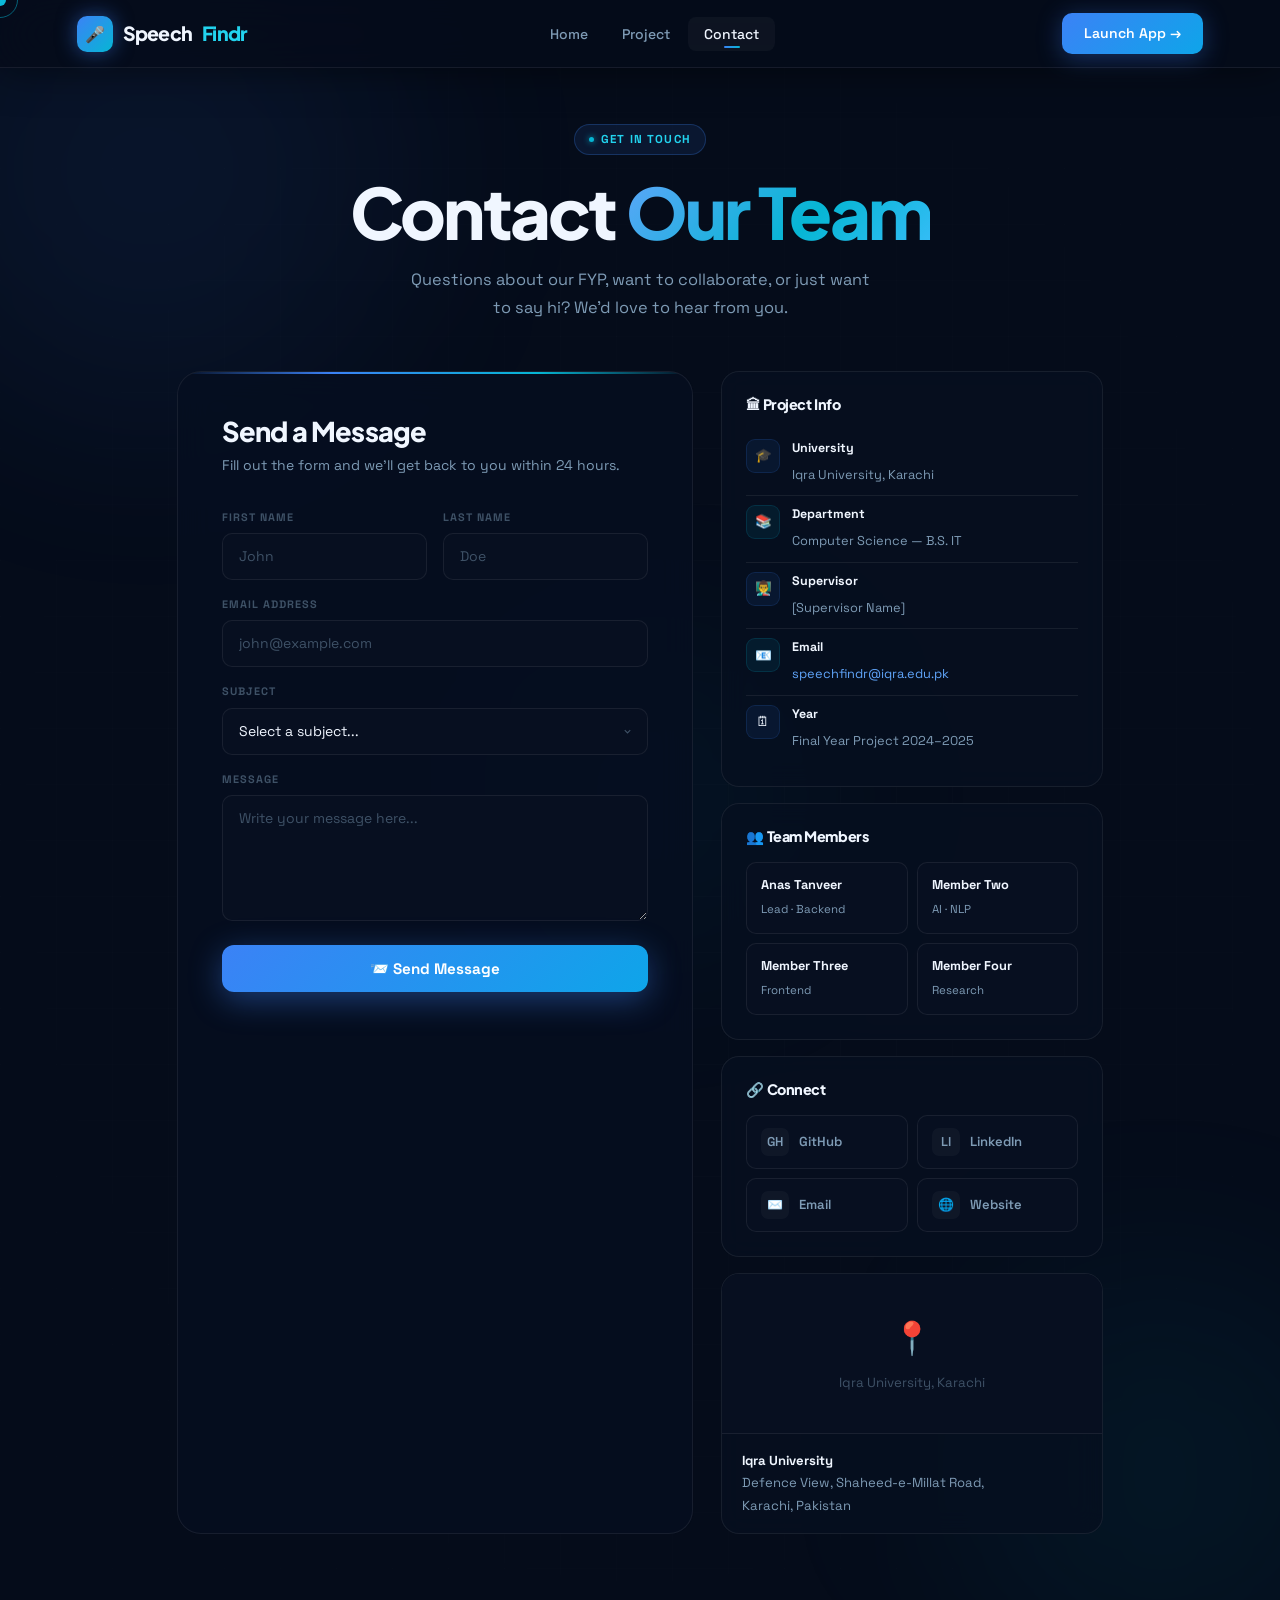
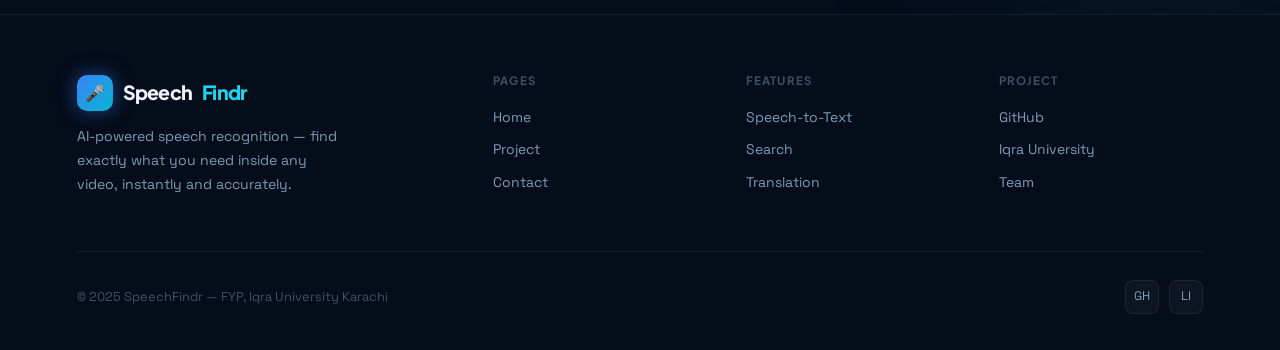
<file: contact.html>
<!DOCTYPE html>
<html lang="en">
<head>
<meta charset="UTF-8"/>
<meta name="viewport" content="width=device-width,initial-scale=1.0"/>
<title>SpeechFindr — Contact Us</title>
<link rel="stylesheet" href="style.css"/>
<style>
.contact-shell{min-height:100vh;padding-top:68px;position:relative;overflow:hidden}

/* bg */
.bg-blobs{position:absolute;inset:0;z-index:0;pointer-events:none}
.blob{
  position:absolute;border-radius:50%;filter:blur(100px);
  animation:float 8s ease-in-out infinite;
}
.blob1{width:500px;height:500px;background:rgba(59,130,246,0.07);top:-80px;left:-100px;animation-delay:0s}
.blob2{width:400px;height:400px;background:rgba(6,182,212,0.06);bottom:-60px;right:-80px;animation-delay:3s}
.blob3{width:300px;height:300px;background:rgba(14,165,233,0.05);top:40%;left:40%;animation-delay:1.5s}
@keyframes float{0%,100%{transform:translateY(0) scale(1)}50%{transform:translateY(-20px) scale(1.04)}}

.grid-bg{
  position:absolute;inset:0;z-index:0;
  background-image:linear-gradient(rgba(255,255,255,0.012) 1px,transparent 1px),linear-gradient(90deg,rgba(255,255,255,0.012) 1px,transparent 1px);
  background-size:56px 56px;
  mask-image:radial-gradient(ellipse 80% 80% at 50% 50%,black 20%,transparent 100%);
}

/* hero */
.c-hero{
  padding:56px 6% 0;text-align:center;
  position:relative;z-index:1;
}
.c-hero h1{font-size:clamp(2.8rem,5.5vw,4.4rem);font-weight:800;letter-spacing:-.04em;margin-bottom:14px}
.c-hero p{color:var(--muted);font-size:1.02rem;max-width:480px;margin:0 auto;line-height:1.75}

/* grid */
.c-grid{
  display:grid;grid-template-columns:1.15fr .85fr;
  gap:28px;padding:48px 6% 80px;
  position:relative;z-index:1;max-width:1080px;margin:0 auto;
}

/* ── FORM ── */
.form-card{
  background:rgba(7,15,32,0.85);
  border:1px solid var(--border);
  border-radius:24px;padding:44px;
  position:relative;overflow:hidden;
  backdrop-filter:blur(16px);
}
.form-card::before{
  content:'';position:absolute;top:0;left:0;right:0;height:2px;
  background:linear-gradient(90deg,transparent 0%,var(--blue) 30%,var(--cyan) 70%,transparent 100%);
}
.form-card h2{font-size:1.7rem;font-weight:800;letter-spacing:-.03em;margin-bottom:8px}
.form-card>.sub-desc{color:var(--muted);font-size:.875rem;margin-bottom:32px;line-height:1.6}

.f-row{display:grid;grid-template-columns:1fr 1fr;gap:16px}
.f-group{margin-bottom:16px}
.f-group label{
  display:block;font-size:.68rem;font-weight:700;
  letter-spacing:.09em;text-transform:uppercase;
  color:var(--dim);margin-bottom:7px;
}
.f-ctrl{
  width:100%;padding:12px 16px;
  background:var(--ink2);border:1px solid var(--border);
  border-radius:10px;color:var(--white);
  font-family:var(--ff-body);font-size:.875rem;
  outline:none;transition:all .22s var(--ease);line-height:1.5;
}
.f-ctrl::placeholder{color:var(--dim)}
.f-ctrl:focus{
  border-color:rgba(59,130,246,0.5);
  box-shadow:0 0 0 3px rgba(59,130,246,0.1);
  background:rgba(59,130,246,0.03);
}
textarea.f-ctrl{resize:vertical;min-height:126px}
select.f-ctrl{
  appearance:none;cursor:pointer;
  background-image:url("data:image/svg+xml,%3Csvg xmlns='http://www.w3.org/2000/svg' width='11' height='11' viewBox='0 0 24 24' fill='none' stroke='%233E5166' stroke-width='2.5'%3E%3Cpolyline points='6 9 12 15 18 9'%3E%3C/polyline%3E%3C/svg%3E");
  background-repeat:no-repeat;background-position:right 14px center;padding-right:32px;
}
.sub-btn{
  width:100%;padding:14px;margin-top:4px;
  background:linear-gradient(135deg,var(--blue),var(--sky));
  color:#fff;border:none;border-radius:12px;
  font-family:var(--ff-body);font-size:.95rem;font-weight:700;
  cursor:pointer;transition:all .25s var(--ease);
  display:flex;align-items:center;justify-content:center;gap:8px;
  box-shadow:var(--glow-btn);position:relative;overflow:hidden;
}
.sub-btn::after{content:'';position:absolute;inset:0;background:linear-gradient(90deg,transparent,rgba(255,255,255,0.12),transparent);transform:translateX(-100%);transition:transform .6s}
.sub-btn:hover::after{transform:translateX(100%)}
.sub-btn:hover{transform:translateY(-2px);box-shadow:0 10px 36px rgba(59,130,246,0.5)}

.success-panel{display:none;flex-direction:column;align-items:center;gap:18px;padding:52px 24px;text-align:center}
.s-check{
  width:76px;height:76px;border-radius:50%;
  background:rgba(59,130,246,0.1);border:2px solid rgba(59,130,246,0.3);
  display:flex;align-items:center;justify-content:center;font-size:2.2rem;
}
.success-panel h3{font-size:1.5rem;font-weight:800}
.success-panel p{color:var(--muted);font-size:.9rem}

/* ── INFO SIDE ── */
.info-col{display:flex;flex-direction:column;gap:16px}

.info-card{
  background:rgba(7,15,32,0.8);
  border:1px solid var(--border);
  border-radius:18px;padding:24px;
  backdrop-filter:blur(12px);
  transition:border-color .3s;
}
.info-card:hover{border-color:rgba(59,130,246,0.22)}
.info-card h4{
  font-family:var(--ff-head);font-size:.9rem;font-weight:800;
  color:var(--white);margin-bottom:18px;
  display:flex;align-items:center;gap:9px;
}
.c-item{
  display:flex;align-items:flex-start;gap:12px;
  padding:9px 0;border-bottom:1px solid var(--border);
}
.c-item:last-child{border-bottom:none}
.c-ico{
  width:34px;height:34px;border-radius:9px;flex-shrink:0;
  background:rgba(59,130,246,0.08);border:1px solid rgba(59,130,246,0.15);
  display:flex;align-items:center;justify-content:center;font-size:.85rem;
}
.c-ico.c{background:rgba(6,182,212,0.08);border-color:rgba(6,182,212,0.15)}
.c-det strong{display:block;font-size:.78rem;font-weight:700;color:var(--white);margin-bottom:2px}
.c-det span{font-size:.8rem;color:var(--muted)}
.c-det a{font-size:.8rem;color:var(--blue-lt);text-decoration:none}
.c-det a:hover{text-decoration:underline}

/* team mini */
.team-mini{display:grid;grid-template-columns:1fr 1fr;gap:9px}
.tm-card{
  padding:12px 14px;border-radius:10px;
  background:var(--ink2);border:1px solid var(--border);
  transition:border-color .2s;
}
.tm-card:hover{border-color:rgba(59,130,246,0.3)}
.tm-card strong{display:block;font-size:.8rem;font-weight:700;color:var(--white)}
.tm-card span{font-size:.72rem;color:var(--muted)}

/* social cards */
.soc-grid{display:grid;grid-template-columns:1fr 1fr;gap:9px}
.soc-card{
  display:flex;align-items:center;gap:10px;padding:12px 14px;
  border-radius:10px;background:var(--ink2);border:1px solid var(--border);
  text-decoration:none;color:var(--muted);font-size:.82rem;font-weight:600;
  transition:all .22s;
}
.soc-card:hover{border-color:rgba(59,130,246,0.35);color:var(--white);background:rgba(59,130,246,0.06)}
.soc-ico{width:28px;height:28px;border-radius:7px;background:var(--surface);display:flex;align-items:center;justify-content:center;font-size:.8rem}

/* location */
.loc-card{
  background:rgba(7,15,32,0.8);border:1px solid var(--border);
  border-radius:18px;overflow:hidden;backdrop-filter:blur(12px);
}
.loc-map{
  height:160px;background:var(--ink2);
  display:flex;flex-direction:column;align-items:center;justify-content:center;
  color:var(--dim);font-size:.83rem;gap:8px;
  border-bottom:1px solid var(--border);
}
.loc-map::before{content:'📍';font-size:2rem}
.loc-info{padding:16px 20px;font-size:.82rem;color:var(--muted);line-height:1.7}
.loc-info strong{color:var(--white)}

/* toast */
.toasts{position:fixed;bottom:22px;right:22px;z-index:9999;display:flex;flex-direction:column;gap:8px}
.toast{padding:11px 16px;background:rgba(7,15,32,0.95);border:1px solid rgba(59,130,246,0.3);backdrop-filter:blur(24px);border-radius:10px;font-size:.82rem;color:var(--white);display:flex;align-items:center;gap:9px;min-width:240px;animation:tst .3s var(--ease)}
.toast.err{border-color:rgba(239,68,68,0.3)}
@keyframes tst{from{opacity:0;transform:translateY(8px)}to{opacity:1;transform:translateY(0)}}

@media(max-width:900px){
  .c-grid{grid-template-columns:1fr}
  .f-row{grid-template-columns:1fr}
  .form-card{padding:28px}
}
</style>
</head>
<body>

<div class="cursor" id="cursor"></div>
<div class="cursor-ring" id="cursorRing"></div>

<!-- NAVBAR -->
<nav class="nav stuck" id="nav">
  <a href="index.html" class="logo"><div class="logo-mark">🎤</div>Speech<span>Findr</span></a>
  <ul class="nav-links">
    <li><a href="index.html">Home</a></li>
    <li><a href="project.html">Project</a></li>
    <li><a href="contact.html" class="active">Contact</a></li>
  </ul>
  <a href="project.html" class="nav-cta">Launch App →</a>
</nav>

<div class="contact-shell">
  <div class="bg-blobs"><div class="blob blob1"></div><div class="blob blob2"></div><div class="blob blob3"></div></div>
  <div class="grid-bg"></div>

  <!-- Hero -->
  <div class="c-hero reveal">
    <div class="label-pill" style="justify-content:center;margin-bottom:18px">Get In Touch</div>
    <h1>Contact <span class="grad">Our Team</span></h1>
    <p>Questions about our FYP, want to collaborate, or just want to say hi? We'd love to hear from you.</p>
  </div>

  <!-- Grid -->
  <div class="c-grid">

    <!-- FORM -->
    <div class="form-card reveal">
      <h2>Send a Message</h2>
      <p class="sub-desc">Fill out the form and we'll get back to you within 24 hours.</p>

      <div id="theForm">
        <div class="f-row">
          <div class="f-group"><label>First Name</label><input type="text" class="f-ctrl" placeholder="John" id="fName"/></div>
          <div class="f-group"><label>Last Name</label><input type="text" class="f-ctrl" placeholder="Doe" id="lName"/></div>
        </div>
        <div class="f-group"><label>Email Address</label><input type="email" class="f-ctrl" placeholder="john@example.com" id="fEmail"/></div>
        <div class="f-group">
          <label>Subject</label>
          <select class="f-ctrl" id="fSubj">
            <option value="">Select a subject...</option>
            <option>FYP Inquiry</option><option>Collaboration</option>
            <option>Technical Question</option><option>Supervisor Contact</option><option>Other</option>
          </select>
        </div>
        <div class="f-group"><label>Message</label><textarea class="f-ctrl" placeholder="Write your message here..." id="fMsg"></textarea></div>
        <button class="sub-btn" onclick="submitForm()">📨 Send Message</button>
      </div>

      <div class="success-panel" id="successPanel">
        <div class="s-check">✅</div>
        <h3>Message Sent!</h3>
        <p>Thanks for reaching out. We'll reply within 24 hours.</p>
        <button onclick="resetForm()" class="btn btn-ghost" style="margin-top:6px;font-size:.85rem;padding:10px 22px">Send Another →</button>
      </div>
    </div>

    <!-- INFO -->
    <div class="info-col">

      <div class="info-card reveal d1">
        <h4>🏛 Project Info</h4>
        <div class="c-item">
          <div class="c-ico">🎓</div>
          <div class="c-det"><strong>University</strong><span>Iqra University, Karachi</span></div>
        </div>
        <div class="c-item">
          <div class="c-ico c">📚</div>
          <div class="c-det"><strong>Department</strong><span>Computer Science — B.S. IT</span></div>
        </div>
        <div class="c-item">
          <div class="c-ico">👨‍🏫</div>
          <div class="c-det"><strong>Supervisor</strong><span>[Supervisor Name]</span></div>
        </div>
        <div class="c-item">
          <div class="c-ico c">📧</div>
          <div class="c-det"><strong>Email</strong><a href="mailto:speechfindr@iqra.edu.pk">speechfindr@iqra.edu.pk</a></div>
        </div>
        <div class="c-item">
          <div class="c-ico">🗓</div>
          <div class="c-det"><strong>Year</strong><span>Final Year Project 2024–2025</span></div>
        </div>
      </div>

      <div class="info-card reveal d2">
        <h4>👥 Team Members</h4>
        <div class="team-mini">
          <div class="tm-card"><strong>Anas Tanveer</strong><span>Lead · Backend</span></div>
          <div class="tm-card"><strong>Member Two</strong><span>AI · NLP</span></div>
          <div class="tm-card"><strong>Member Three</strong><span>Frontend</span></div>
          <div class="tm-card"><strong>Member Four</strong><span>Research</span></div>
        </div>
      </div>

      <div class="info-card reveal d3">
        <h4>🔗 Connect</h4>
        <div class="soc-grid">
          <a href="https://github.com/anastanveer653" target="_blank" class="soc-card"><div class="soc-ico">GH</div>GitHub</a>
          <a href="https://linkedin.com/in/anastanveer-it/" target="_blank" class="soc-card"><div class="soc-ico">LI</div>LinkedIn</a>
          <a href="mailto:speechfindr@iqra.edu.pk" class="soc-card"><div class="soc-ico">✉️</div>Email</a>
          <a href="index.html" class="soc-card"><div class="soc-ico">🌐</div>Website</a>
        </div>
      </div>

      <div class="loc-card reveal d4">
        <div class="loc-map">Iqra University, Karachi</div>
        <div class="loc-info"><strong>Iqra University</strong><br>Defence View, Shaheed-e-Millat Road,<br>Karachi, Pakistan</div>
      </div>

    </div>
  </div>
</div>

<!-- FOOTER -->
<footer>
  <div class="ft-grid">
    <div class="ft-brand">
      <a href="index.html" class="logo" style="text-decoration:none"><div class="logo-mark">🎤</div>Speech<span>Findr</span></a>
      <p>AI-powered speech recognition — find exactly what you need inside any video, instantly and accurately.</p>
    </div>
    <div class="ft-col"><h5>Pages</h5><a href="index.html">Home</a><a href="project.html">Project</a><a href="contact.html">Contact</a></div>
    <div class="ft-col"><h5>Features</h5><a href="project.html">Speech-to-Text</a><a href="project.html">Search</a><a href="project.html">Translation</a></div>
    <div class="ft-col"><h5>Project</h5><a href="https://github.com/anastanveer653">GitHub</a><a href="#">Iqra University</a><a href="contact.html">Team</a></div>
  </div>
  <div class="ft-bot">
    <p>© 2025 SpeechFindr — FYP, Iqra University Karachi</p>
    <div class="social-row"><a href="https://github.com/anastanveer653">GH</a><a href="https://linkedin.com/in/anastanveer-it/">LI</a></div>
  </div>
</footer>

<div class="toasts" id="toasts"></div>

<script>
const cur=document.getElementById('cursor'),ring=document.getElementById('cursorRing');
let mx=0,my=0,rx=0,ry=0;
document.addEventListener('mousemove',e=>{mx=e.clientX;my=e.clientY;cur.style.left=mx+'px';cur.style.top=my+'px'});
function aR(){rx+=(mx-rx)*.12;ry+=(my-ry)*.12;ring.style.left=rx+'px';ring.style.top=ry+'px';requestAnimationFrame(aR)}aR();

const reveals=document.querySelectorAll('.reveal');
const revealObs=new IntersectionObserver(es=>{
  es.forEach(e=>{if(e.isIntersecting)e.target.classList.add('on')});
},{threshold:.08});
reveals.forEach(el=>revealObs.observe(el));

function submitForm(){
  const first=document.getElementById('fName').value.trim();
  const email=document.getElementById('fEmail').value.trim();
  const msg=document.getElementById('fMsg').value.trim();
  let ok=true;
  document.querySelectorAll('.f-ctrl').forEach(c=>c.style.borderColor='');
  if(!first){document.getElementById('fName').style.borderColor='rgba(239,68,68,0.5)';ok=false}
  if(!email||!email.includes('@')){document.getElementById('fEmail').style.borderColor='rgba(239,68,68,0.5)';ok=false}
  if(!msg){document.getElementById('fMsg').style.borderColor='rgba(239,68,68,0.5)';ok=false}
  if(!ok)return;
  document.getElementById('theForm').style.display='none';
  document.getElementById('successPanel').style.display='flex';
}
function resetForm(){
  document.getElementById('theForm').style.display='block';
  document.getElementById('successPanel').style.display='none';
  document.querySelectorAll('.f-ctrl').forEach(c=>{c.value='';c.style.borderColor=''});
}
document.querySelectorAll('.f-ctrl').forEach(c=>c.addEventListener('focus',()=>{c.style.borderColor=''}));
</script>
</body>
</html>
</file>
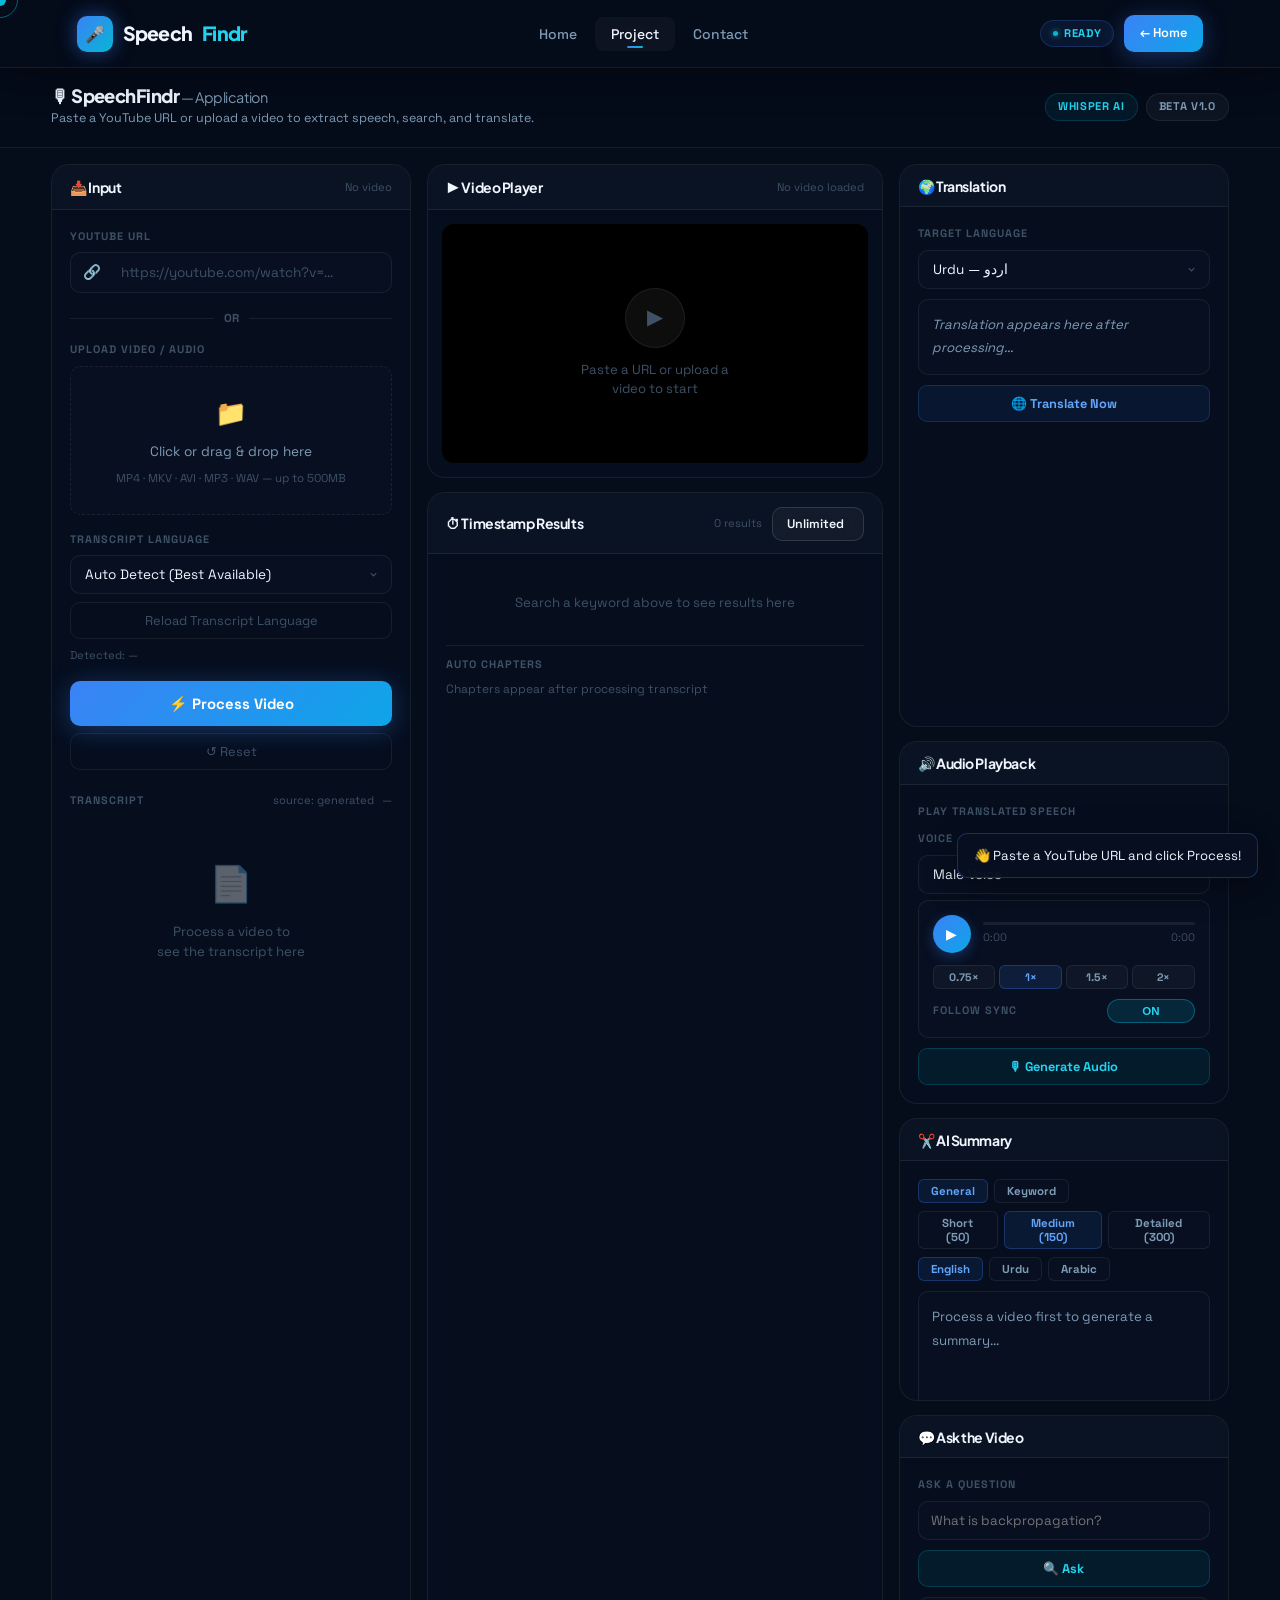
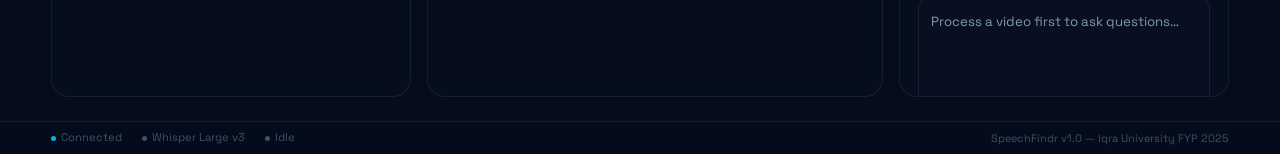
<file: project.html>
<!DOCTYPE html>
<html lang="en">
<head>
<meta charset="UTF-8"/>
<meta name="viewport" content="width=device-width,initial-scale=1.0"/>
<title>SpeechFindr — App</title>
<link rel="stylesheet" href="style.css"/>
<style>
body{overflow-x:hidden}

/* ══ APP SHELL ══ */
.app-wrap{
  display:flex;flex-direction:column;
  min-height:100vh;padding-top:68px;
  background:var(--ink);
}

/* ══ APP TOPBAR ══ */
.app-topbar{
  padding:18px 4%;
  display:flex;align-items:center;justify-content:space-between;
  border-bottom:1px solid var(--border);
  background:rgba(5,12,26,0.7);
  backdrop-filter:blur(20px);
  position:sticky;top:68px;z-index:100;
}
.app-topbar-l h2{
  font-family:var(--ff-head);font-size:1.15rem;font-weight:800;
  letter-spacing:-.03em;color:var(--white);
}
.app-topbar-l p{font-size:.78rem;color:var(--muted);margin-top:2px}
.topbar-badges{display:flex;gap:8px;align-items:center}
.tbadge{
  padding:4px 12px;border-radius:99px;
  font-size:.7rem;font-weight:700;letter-spacing:.06em;text-transform:uppercase;
  background:rgba(59,130,246,0.1);border:1px solid rgba(59,130,246,0.22);
  color:var(--cyan-lt);display:flex;align-items:center;gap:6px;
}
.tbadge .dot{width:5px;height:5px;border-radius:50%;background:var(--cyan);box-shadow:0 0 6px var(--cyan);animation:blink 2s infinite}

/* ══ THREE COLUMN ══ */
.app-body{
  flex:1;display:grid;
  grid-template-columns:360px 1fr 330px;
  gap:16px;
  padding:16px 4% 24px;
}

/* ══ PANEL BASE ══ */
.pnl{
  background:rgba(7,15,32,0.8);
  border:1px solid var(--border);
  border-radius:18px;
  display:flex;flex-direction:column;
  overflow:hidden;
  backdrop-filter:blur(10px);
}
.pnl-head{
  padding:14px 18px 12px;
  border-bottom:1px solid var(--border);
  display:flex;align-items:center;justify-content:space-between;
  flex-shrink:0;
  background:rgba(255,255,255,0.02);
}
.pnl-head h3{
  font-family:var(--ff-head);font-size:.875rem;font-weight:700;
  color:var(--white);display:flex;align-items:center;gap:8px;
}
.pnl-meta{font-size:.7rem;color:var(--dim)}
.pnl-body{padding:18px;flex:1;overflow-y:auto}
.pnl-body::-webkit-scrollbar{width:3px}
.pnl-body::-webkit-scrollbar-thumb{background:rgba(59,130,246,0.3);border-radius:3px}

/* ══ INPUT ELEMENTS ══ */
.lbl{
  display:block;font-size:.68rem;font-weight:700;
  letter-spacing:.09em;text-transform:uppercase;
  color:var(--dim);margin-bottom:7px;
}
.url-box{
  display:flex;align-items:center;
  background:var(--ink2);border:1px solid var(--border);
  border-radius:10px;overflow:hidden;
  transition:border-color .2s,box-shadow .2s;
}
.url-box:focus-within{
  border-color:rgba(59,130,246,0.5);
  box-shadow:0 0 0 3px rgba(59,130,246,0.1);
}
.url-pfx{padding:0 12px;color:var(--dim);font-size:.9rem;flex-shrink:0}
.url-inp{
  flex:1;padding:11px 8px;background:transparent;
  border:none;outline:none;font-family:var(--ff-body);
  font-size:.85rem;color:var(--white);
}
.url-inp::placeholder{color:var(--dim)}
.url-x{
  padding:0 12px;background:none;border:none;
  color:var(--dim);cursor:pointer;font-size:.75rem;display:none;
  transition:color .2s;
}
.url-x:hover{color:var(--muted)}

.divider{display:flex;align-items:center;gap:10px;margin:14px 0;font-size:.72rem;color:var(--dim);font-weight:700}
.divider::before,.divider::after{content:'';flex:1;height:1px;background:var(--border)}

.drop-zone{
  width:100%;padding:26px;
  background:var(--ink2);
  border:1.5px dashed rgba(255,255,255,0.08);
  border-radius:10px;
  display:flex;flex-direction:column;align-items:center;justify-content:center;gap:7px;
  cursor:pointer;transition:all .25s var(--ease);
  color:var(--muted);font-size:.85rem;text-align:center;
  font-family:var(--ff-body);
}
.drop-zone:hover{
  border-color:rgba(59,130,246,0.4);
  background:rgba(59,130,246,0.04);
  color:var(--white);
}
.drop-zone .dz-icon{font-size:1.6rem}
.drop-zone small{font-size:.72rem;color:var(--dim)}

.inp-sel{
  width:100%;padding:10px 14px;
  background:var(--ink2);border:1px solid var(--border);
  border-radius:10px;color:var(--white);
  font-family:var(--ff-body);font-size:.85rem;outline:none;cursor:pointer;
  appearance:none;
  background-image:url("data:image/svg+xml,%3Csvg xmlns='http://www.w3.org/2000/svg' width='11' height='11' viewBox='0 0 24 24' fill='none' stroke='%233E5166' stroke-width='2.5'%3E%3Cpolyline points='6 9 12 15 18 9'%3E%3C/polyline%3E%3C/svg%3E");
  background-repeat:no-repeat;background-position:right 12px center;padding-right:32px;
  transition:border-color .2s;
}
.inp-sel:focus{border-color:rgba(59,130,246,0.4)}

.proc-btn{
  width:100%;padding:13px;margin-top:16px;
  background:linear-gradient(135deg,var(--blue),var(--sky));
  color:#fff;border:none;border-radius:10px;
  font-family:var(--ff-body);font-size:.93rem;font-weight:700;
  cursor:pointer;transition:all .25s var(--ease);
  display:flex;align-items:center;justify-content:center;gap:8px;
  box-shadow:0 4px 24px rgba(59,130,246,0.35);
  position:relative;overflow:hidden;
}
.proc-btn::after{content:'';position:absolute;inset:0;background:linear-gradient(90deg,transparent,rgba(255,255,255,0.12),transparent);transform:translateX(-100%);transition:transform .6s}
.proc-btn:hover::after{transform:translateX(100%)}
.proc-btn:hover{transform:translateY(-2px);box-shadow:0 8px 32px rgba(59,130,246,0.45)}
.proc-btn:disabled{opacity:.5;cursor:not-allowed;transform:none}

.rst-btn{
  width:100%;margin-top:7px;padding:9px;background:none;
  border:1px solid var(--border);border-radius:10px;
  color:var(--dim);font-family:var(--ff-body);font-size:.8rem;
  cursor:pointer;transition:all .2s;
}
.rst-btn:hover{border-color:var(--border2);color:var(--muted)}

/* ══ PROCESSING ══ */
.proc-state{display:none;flex-direction:column;align-items:center;padding:40px 16px;gap:16px;text-align:center}
.proc-state.show{display:flex}
.spin{
  width:52px;height:52px;border-radius:50%;
  border:2.5px solid var(--border2);
  border-top-color:var(--blue);
  animation:spin .75s linear infinite;
}
@keyframes spin{to{transform:rotate(360deg)}}
.proc-txt{font-family:var(--ff-head);font-size:.9rem;font-weight:700;color:var(--white)}
.proc-sub{font-size:.78rem;color:var(--muted)}
.prog-track{width:190px;height:3px;background:var(--ink2);border-radius:3px;overflow:hidden}
.prog-fill{height:100%;background:linear-gradient(90deg,var(--blue),var(--cyan));border-radius:3px;width:0%;transition:width .4s}

/* ══ SEARCH ══ */
.srch-wrap{position:relative;margin-bottom:14px;display:none}
.srch-ico{position:absolute;left:11px;top:50%;transform:translateY(-50%);font-size:.78rem;color:var(--dim);pointer-events:none}
.srch-inp{
  width:100%;padding:9px 34px 9px 32px;
  background:var(--ink2);border:1px solid var(--border);
  border-radius:10px;outline:none;font-family:var(--ff-body);
  font-size:.83rem;color:var(--white);transition:all .2s;
}
.srch-inp:focus{border-color:rgba(59,130,246,0.4);box-shadow:0 0 0 3px rgba(59,130,246,0.08)}
.srch-inp::placeholder{color:var(--dim)}
.srch-x{position:absolute;right:10px;top:50%;transform:translateY(-50%);background:none;border:none;color:var(--dim);cursor:pointer;font-size:.72rem;display:none;transition:color .2s}

/* ══ TRANSCRIPT ══ */
.tx-empty{display:flex;flex-direction:column;align-items:center;gap:10px;padding:36px 16px;text-align:center;color:var(--dim)}
.tx-empty .ico{font-size:2.2rem;opacity:.35}
.tx-empty p{font-size:.83rem;line-height:1.5}
.tx-list{display:none;flex-direction:column;gap:2px;max-height:420px;overflow-y:auto;padding-right:4px}
.tx-line{
  display:flex;gap:10px;padding:7px 9px;
  border-radius:9px;cursor:pointer;
  border:1px solid transparent;transition:all .28s var(--ease), transform .2s var(--ease);
}
.tx-line:hover{background:var(--surf2);border-color:var(--border)}
.tx-line.hi{background:rgba(59,130,246,0.07);border-color:rgba(59,130,246,0.2)}
.tx-line.audio-now{
  background:linear-gradient(90deg, rgba(6,182,212,0.12), rgba(59,130,246,0.08));
  border-color:rgba(6,182,212,0.42);
  box-shadow:0 0 0 1px rgba(6,182,212,0.2) inset, 0 0 18px rgba(6,182,212,0.08);
  transform:translateX(2px);
}
.tx-line.audio-now .tx-ts{
  color:var(--cyan-lt);
  background:rgba(6,182,212,0.16);
}
.tx-ts{
  font-family:var(--ff-head);font-size:.68rem;font-weight:800;
  color:var(--blue-lt);padding:2px 7px;border-radius:5px;
  background:rgba(59,130,246,0.1);height:fit-content;flex-shrink:0;margin-top:1px;
}
.tx-txt{font-size:.83rem;color:var(--muted);line-height:1.6;flex:1}
.tx-txt mark{background:rgba(59,130,246,0.2);color:var(--blue-lt);border-radius:3px;padding:0 3px}

/* ══ CENTER ══ */
.center-col{display:flex;flex-direction:column;gap:14px}

.video-pnl .pnl-body{padding:14px}
.vc{
  background:#000;border-radius:12px;
  aspect-ratio:16/9;overflow:hidden;
  display:flex;align-items:center;justify-content:center;
  position:relative;
}
.vc-ph{display:flex;flex-direction:column;align-items:center;gap:12px;color:var(--dim)}
.vc-ph .play-orb{
  width:60px;height:60px;border-radius:50%;
  background:rgba(255,255,255,0.05);border:1px solid var(--border);
  display:flex;align-items:center;justify-content:center;font-size:1.3rem;
}
.vc-ph p{font-size:.82rem;text-align:center;line-height:1.5}
#ytFrame{width:100%;height:100%;border:none;border-radius:12px;display:none}

/* timestamps */
.ts-pnl{flex:1}
.ts-list{display:flex;flex-direction:column;gap:5px;max-height:380px;overflow-y:auto;padding-right:4px}
.ts-item{
  display:flex;align-items:center;gap:10px;
  padding:9px 13px;
  background:var(--ink2);border:1px solid var(--border);
  border-radius:9px;cursor:pointer;transition:all .2s;
}
.ts-item:hover{border-color:rgba(59,130,246,0.35);background:rgba(59,130,246,0.04);transform:translateX(4px)}
.ts-item .jump-t{
  font-family:var(--ff-head);font-size:.75rem;font-weight:800;
  color:var(--blue-lt);background:rgba(59,130,246,0.1);
  padding:3px 8px;border-radius:5px;flex-shrink:0;
}
.ts-item .jump-c{font-size:.8rem;color:var(--muted);flex:1;line-height:1.35}
.ts-item .jump-c mark{background:rgba(59,130,246,0.2);color:var(--blue-lt);border-radius:3px;padding:0 2px}
.ts-item .jump-arr{color:var(--dim);font-size:.7rem}
.ts-empty{text-align:center;color:var(--dim);font-size:.83rem;padding:20px 0}
.chapters-wrap{margin-top:12px;padding-top:10px;border-top:1px solid var(--border)}
.chapter-list{display:flex;flex-direction:column;gap:6px}
.chapter-item{
  display:flex;align-items:center;gap:10px;padding:8px 10px;
  background:var(--ink2);border:1px solid var(--border);border-radius:8px;
  cursor:pointer;transition:all .2s;
}
.chapter-item:hover{border-color:rgba(6,182,212,0.35);background:rgba(6,182,212,0.06)}
.chapter-time{font-size:.72rem;font-weight:800;color:var(--cyan-lt);white-space:nowrap}
.chapter-title{font-size:.78rem;color:var(--muted)}

/* ══ RIGHT COLUMN ══ */
.right-col{display:flex;flex-direction:column;gap:14px}

.tab-bar{display:flex;background:var(--ink2);border-radius:9px;padding:3px;gap:2px;margin-bottom:14px}
.tab-btn{
  flex:1;padding:7px 6px;font-size:.72rem;font-weight:700;
  background:transparent;border:none;border-radius:7px;
  color:var(--dim);cursor:pointer;transition:all .2s;
  font-family:var(--ff-body);white-space:nowrap;
}
.tab-btn.on{background:var(--surf3);color:var(--white)}

.tp-pane{display:none}
.tp-pane.on{display:block}

/* translation */
.trans-box{
  background:var(--ink2);border:1px solid var(--border);
  border-radius:10px;padding:13px;
  min-height:76px;max-height:420px;font-size:.83rem;color:var(--muted);
  line-height:1.75;font-style:italic;margin-top:4px;
  overflow-y:auto;white-space:pre-wrap;
}

.trans-side{
  display:flex;flex-direction:column;gap:10px;
}
.trans-side-head{
  display:grid;
  grid-template-columns:74px 1fr 1fr;
  gap:10px;
  align-items:center;
  padding:6px 0 2px;
}
.trans-side-head .h{
  font-size:.68rem;font-weight:900;color:var(--dim);
  letter-spacing:.09em;text-transform:uppercase;
}
.trans-side-row{
  display:grid;
  grid-template-columns:74px 1fr 1fr;
  gap:10px;
  align-items:start;
  padding:6px 0;
  border-bottom:1px solid rgba(255,255,255,0.03);
}
.trans-side-row:last-child{border-bottom:none}
.trans-side-ts{
  font-family:var(--ff-head);
  font-size:.68rem;font-weight:900;color:var(--blue-lt);
  padding-top:3px;
  white-space:nowrap;
}
.trans-side-text{
  color:var(--muted);
  font-style:normal;
  white-space:pre-wrap;
  line-height:1.65;
  word-break:break-word;
}
.trans-side-text.translated{
  color:var(--white);
}
.action-btn{
  width:100%;padding:9px;margin-top:10px;
  background:rgba(59,130,246,0.08);
  border:1px solid rgba(59,130,246,0.22);
  color:var(--blue-lt);border-radius:9px;
  font-family:var(--ff-body);font-size:.8rem;font-weight:700;
  cursor:pointer;transition:all .2s;
}
.action-btn:hover{background:rgba(59,130,246,0.15)}
.action-btn.cyan{background:rgba(6,182,212,0.08);border-color:rgba(6,182,212,0.22);color:var(--cyan-lt)}
.action-btn.cyan:hover{background:rgba(6,182,212,0.15)}
.action-btn.download{
  background:rgba(34,197,94,0.1);
  border-color:rgba(34,197,94,0.25);
  color:#86efac;
}
.action-btn.download:hover{background:rgba(34,197,94,0.18)}

/* audio */
.audio-box{
  background:var(--ink2);border:1px solid var(--border);
  border-radius:10px;padding:14px;margin-top:6px;
}
.audio-ctrls{display:flex;align-items:center;gap:12px;margin-bottom:12px}
.play-btn{
  width:38px;height:38px;border-radius:50%;flex-shrink:0;
  background:linear-gradient(135deg,var(--blue),var(--sky));
  border:none;color:#fff;font-size:.85rem;cursor:pointer;
  display:flex;align-items:center;justify-content:center;
  transition:transform .2s;box-shadow:0 4px 14px rgba(59,130,246,0.3);
}
.play-btn:hover{transform:scale(1.08)}
.audio-prog{flex:1}
.a-bar{width:100%;height:3px;background:var(--border);border-radius:3px;overflow:hidden;margin-bottom:4px}
.a-fill{height:100%;background:linear-gradient(90deg,var(--blue),var(--cyan));border-radius:3px;width:0%;transition:width .12s}
.a-time{font-size:.68rem;color:var(--dim);display:flex;justify-content:space-between}
.spd-row{display:flex;gap:4px;margin-top:8px}
.spd-btn{
  flex:1;padding:4px;font-size:.68rem;font-weight:800;
  background:var(--surface);border:1px solid var(--border);
  border-radius:6px;color:var(--muted);cursor:pointer;
  font-family:var(--ff-body);transition:all .2s;
}
.spd-btn.on{background:rgba(59,130,246,0.12);border-color:rgba(59,130,246,0.3);color:var(--blue-lt)}
.follow-sync-row{display:flex;align-items:center;justify-content:space-between;margin-top:10px;gap:10px}
.follow-sync-row .lbl{margin:0}
.follow-toggle{
  border:1px solid var(--border2);
  background:var(--surface);
  color:var(--muted);
  border-radius:999px;
  min-width:88px;
  padding:5px 10px;
  font-size:.72rem;
  font-weight:800;
  cursor:pointer;
  transition:all .2s;
}
.follow-toggle.on{
  background:rgba(6,182,212,0.14);
  border-color:rgba(6,182,212,0.4);
  color:var(--cyan-lt);
}

/* summary */
.sum-tabs{display:flex;gap:6px;margin-bottom:10px}
.sum-tab{
  padding:4px 12px;font-size:.72rem;font-weight:700;
  background:var(--ink2);border:1px solid var(--border);
  border-radius:6px;color:var(--muted);cursor:pointer;
  font-family:var(--ff-body);transition:all .2s;
}
.sum-tab.on{background:rgba(59,130,246,0.1);border-color:rgba(59,130,246,0.28);color:var(--blue-lt)}
.sum-txt{
  background:var(--ink2);border:1px solid var(--border);
  border-radius:10px;padding:13px;
  font-size:.83rem;color:var(--muted);line-height:1.78;min-height:160px;
}
.topic-wrap{margin-top:10px}
.topic-list{display:flex;flex-wrap:wrap;gap:6px;margin-top:6px}
.topic-chip{
  padding:5px 10px;border-radius:999px;
  background:rgba(59,130,246,0.1);border:1px solid rgba(59,130,246,0.25);
  color:var(--blue-lt);font-size:.72rem;font-weight:700;
}
.topic-muted{font-size:.75rem;color:var(--dim)}
.qa-box{margin-top:10px}
.qa-inp{
  width:100%;padding:10px 12px;border-radius:10px;
  background:var(--ink2);border:1px solid var(--border);
  color:var(--white);outline:none;font-family:var(--ff-body);font-size:.83rem;
}
.qa-inp:focus{border-color:rgba(6,182,212,0.35);box-shadow:0 0 0 3px rgba(6,182,212,0.08)}
.qa-ans{
  margin-top:10px;background:var(--ink2);border:1px solid var(--border);
  border-radius:10px;padding:12px;font-size:.83rem;color:var(--muted);line-height:1.75;
  min-height:190px;
}
.qa-chat{max-height:220px;overflow:auto;padding-right:2px}
.qa-evidence{max-height:180px;overflow:auto;padding-right:2px}
.qa-chat{display:flex;flex-direction:column;gap:8px}
.qa-msg{padding:10px 11px;border-radius:10px;border:1px solid var(--border);line-height:1.65}
.qa-msg.user{background:rgba(59,130,246,0.08);border-color:rgba(59,130,246,0.22);color:var(--white)}
.qa-msg.bot{background:rgba(6,182,212,0.07);border-color:rgba(6,182,212,0.18)}
.qa-meta{font-size:.72rem;color:var(--dim);margin-top:10px}
.qa-evidence{display:flex;flex-direction:column;gap:6px;margin-top:8px}
.qa-ev{padding:8px 10px;border-radius:9px;border:1px solid var(--border);background:rgba(255,255,255,0.02);cursor:pointer;transition:all .2s}
.qa-ev:hover{border-color:rgba(59,130,246,0.28);background:rgba(59,130,246,0.05)}
.qa-ev .t{font-weight:900;color:var(--blue-lt);font-size:.72rem;margin-right:8px}
.qa-ev .tx{color:var(--muted);font-size:.78rem}
.qa-row{display:flex;gap:8px;margin-top:10px}
.qa-btn{
  flex:1;padding:9px;border-radius:10px;border:1px solid rgba(6,182,212,0.22);
  background:rgba(6,182,212,0.08);color:var(--cyan-lt);font-weight:800;cursor:pointer;
  font-family:var(--ff-body);font-size:.8rem;transition:all .2s;
}
.qa-btn:hover{background:rgba(6,182,212,0.15)}
.qa-jump{
  padding:9px 10px;border-radius:10px;border:1px solid rgba(59,130,246,0.22);
  background:rgba(59,130,246,0.08);color:var(--blue-lt);font-weight:800;cursor:pointer;
  font-family:var(--ff-body);font-size:.8rem;transition:all .2s;white-space:nowrap;
}
.qa-jump:hover{background:rgba(59,130,246,0.15)}

/* ══ STATUS BAR ══ */
.status-bar{
  padding:7px 4%;
  background:rgba(5,12,26,0.9);
  border-top:1px solid var(--border);
  display:flex;align-items:center;gap:20px;
  font-size:.7rem;color:var(--dim);
}
.st-item{display:flex;align-items:center;gap:5px}
.st-dot{width:5px;height:5px;border-radius:50%;background:var(--cyan)}
.st-dot.off{background:var(--dim)}

/* ══ TOAST ══ */
.toasts{position:fixed;bottom:22px;right:22px;z-index:9999;display:flex;flex-direction:column;gap:8px}
.toast{
  padding:11px 16px;
  background:rgba(7,15,32,0.95);
  border:1px solid var(--border2);
  backdrop-filter:blur(24px);
  border-radius:10px;font-size:.82rem;color:var(--white);
  display:flex;align-items:center;gap:9px;
  box-shadow:0 8px 32px rgba(0,0,0,.4);
  min-width:240px;
  animation:tst .3s var(--ease);
}
.toast.ok{border-color:rgba(59,130,246,0.3)}
.toast.err{border-color:rgba(239,68,68,0.3)}
@keyframes tst{from{opacity:0;transform:translateY(8px)}to{opacity:1;transform:translateY(0)}}

/* ══ RESPONSIVE ══ */
@media(max-width:1200px){
  .app-body{grid-template-columns:320px 1fr 300px;gap:12px}
}
@media(max-width:960px){
  .app-body{grid-template-columns:1fr;padding:12px 3%}
  .right-col{display:grid;grid-template-columns:1fr 1fr;gap:12px}
}
</style>
</head>
<body>

<!-- CURSOR -->
<div class="cursor" id="cursor"></div>
<div class="cursor-ring" id="cursorRing"></div>

<!-- NAVBAR -->
<nav class="nav stuck" id="nav">
  <a href="index.html" class="logo">
    <div class="logo-mark">🎤</div>Speech<span>Findr</span>
  </a>
  <ul class="nav-links">
    <li><a href="index.html">Home</a></li>
    <li><a href="project.html" class="active">Project</a></li>
    <li><a href="contact.html">Contact</a></li>
  </ul>
  <div style="display:flex;gap:10px;align-items:center">
    <div class="tbadge" id="appBadge"><div class="dot"></div>Ready</div>
    <a href="index.html" class="nav-cta" style="padding:8px 16px;font-size:.8rem">← Home</a>
  </div>
</nav>

<div class="app-wrap">

  <!-- TOP BAR -->
  <div class="app-topbar">
    <div class="app-topbar-l">
      <h2>🎙 SpeechFindr <span style="color:var(--muted);font-weight:400;font-size:.9rem">— Application</span></h2>
      <p>Paste a YouTube URL or upload a video to extract speech, search, and translate.</p>
    </div>
    <div class="topbar-badges">
      <span class="tbadge" style="background:rgba(6,182,212,0.08);border-color:rgba(6,182,212,0.2);color:var(--cyan-lt)">Whisper AI</span>
      <span class="tbadge" style="background:rgba(255,255,255,0.04);border-color:var(--border);color:var(--muted)">Beta v1.0</span>
    </div>
  </div>

  <!-- THREE COLUMN BODY -->
  <div class="app-body">

    <!-- ══════ LEFT PANEL ══════ -->
    <div class="pnl">
      <div class="pnl-head">
        <h3>📥 Input</h3>
        <span class="pnl-meta" id="inputMeta">No video</span>
      </div>
      <div class="pnl-body">

        <!-- URL -->
        <div style="margin-bottom:16px">
          <label class="lbl">YouTube URL</label>
          <div class="url-box" id="urlBox">
            <span class="url-pfx">🔗</span>
            <input class="url-inp" id="urlInp" type="text" placeholder="https://youtube.com/watch?v=..."/>
            <button class="url-x" id="urlX" onclick="clearUrl()">✕</button>
          </div>
        </div>

        <div class="divider">OR</div>

        <!-- Upload -->
        <div style="margin-bottom:16px">
          <label class="lbl">Upload Video / Audio</label>
          <input type="file" id="fileInp" accept="video/*,audio/*" style="display:none" onchange="onFile(this)"/>
          <div class="drop-zone" id="dz" onclick="document.getElementById('fileInp').click()">
            <span class="dz-icon">📁</span>
            <span>Click or drag & drop here</span>
            <small>MP4 · MKV · AVI · MP3 · WAV — up to 500MB</small>
          </div>
        </div>

        <!-- Transcript Language -->
        <div style="margin-bottom:0">
          <label class="lbl">Transcript Language</label>
          <select class="inp-sel" id="txLang">
            <option value="auto">Auto Detect (Best Available)</option>
            <option value="en">English</option>
            <option value="ur">Urdu</option>
            <option value="ar">Arabic</option>
            <option value="fr">French</option>
            <option value="de">German</option>
            <option value="es">Spanish</option>
            <option value="hi">Hindi</option>
            <option value="tr">Turkish</option>
            <option value="pt">Portuguese</option>
            <option value="ru">Russian</option>
            <option value="ja">Japanese</option>
            <option value="ko">Korean</option>
          </select>
          <button class="rst-btn" style="margin-top:8px" onclick="reloadTranscriptFromLanguage()">Reload Transcript Language</button>
          <div class="pnl-meta" id="srcDetectLabel" style="margin-top:8px">Detected: —</div>
        </div>

        <!-- Buttons -->
        <button class="proc-btn" id="procBtn" onclick="startProc()">⚡ Process Video</button>
        <button class="rst-btn" onclick="resetAll()">↺ Reset</button>

        <!-- TRANSCRIPT SECTION -->
        <div style="margin-top:22px">
          <div style="display:flex;align-items:center;justify-content:space-between;margin-bottom:10px">
            <label class="lbl" style="margin:0">Transcript</label>
            <div style="display:flex;align-items:center;gap:8px">
              <span id="txSource" class="pnl-meta">source: —</span>
              <span id="txCount" class="pnl-meta">—</span>
            </div>
          </div>

          <!-- Search -->
          <div class="srch-wrap" id="srchWrap">
            <span class="srch-ico">🔍</span>
            <input class="srch-inp" id="srchInp" type="text" placeholder="Search keywords..." oninput="doSearch(this.value)"/>
            <button class="srch-x" id="srchX" onclick="clearSearch()">✕</button>
          </div>

          <!-- Processing spinner -->
          <div class="proc-state" id="procState">
            <div class="spin"></div>
            <div>
              <div class="proc-txt" id="procTxt">Fetching video...</div>
              <div class="proc-sub" id="procSub">Connecting to source</div>
            </div>
            <div class="prog-track"><div class="prog-fill" id="progFill"></div></div>
          </div>

          <!-- Placeholder -->
          <div class="tx-empty" id="txPh">
            <div class="ico">📄</div>
            <p>Process a video to<br>see the transcript here</p>
          </div>

          <!-- Transcript lines -->
          <div class="tx-list" id="txList"></div>
        </div>

      </div>
    </div>

    <!-- ══════ CENTER COLUMN ══════ -->
    <div class="center-col">

      <!-- Video -->
      <div class="pnl video-pnl">
        <div class="pnl-head">
          <h3>▶ Video Player</h3>
          <span class="pnl-meta" id="vidMeta" style="max-width:200px;overflow:hidden;text-overflow:ellipsis;white-space:nowrap">No video loaded</span>
        </div>
        <div class="pnl-body">
          <div class="vc" id="vc">
            <div class="vc-ph" id="vcPh">
              <div class="play-orb">▶</div>
              <p>Paste a URL or upload a<br>video to start</p>
            </div>
            <iframe id="ytFrame" allowfullscreen allow="autoplay; encrypted-media"></iframe>
          </div>
        </div>
      </div>

      <!-- Timestamps -->
      <div class="pnl ts-pnl" style="flex:1">
        <div class="pnl-head" style="align-items:center;gap:10px">
          <h3>⏱ Timestamp Results</h3>
          <div style="display:flex;align-items:center;gap:10px;margin-left:auto">
            <span class="pnl-meta" id="tsCount">0 results</span>
            <button class="btn btn-ghost btn-sm" onclick="setTimestampMode('full')">Unlimited</button>
          </div>
        </div>
        <div class="pnl-body">
          <div class="ts-empty" id="tsEmpty">Search a keyword above to see results here</div>
          <div class="ts-list" id="tsList" style="display:none"></div>
          <div class="chapters-wrap">
            <label class="lbl" style="margin-bottom:6px">Auto Chapters</label>
            <div class="topic-muted" id="chapterMeta">Chapters appear after processing transcript</div>
            <div class="chapter-list" id="chapterList"></div>
          </div>
        </div>
      </div>

    </div>

    <!-- ══════ RIGHT COLUMN ══════ -->
    <div class="right-col">

      <!-- Translation + Audio + Summary all in tabs -->
      <div class="pnl" style="flex:2">
        <div class="pnl-head"><h3>🌍 Translation</h3></div>
        <div class="pnl-body">
          <label class="lbl">Target Language</label>
          <select class="inp-sel" id="tgtLang" style="margin-bottom:6px">
            <option value="ur">Urdu — اردو</option>
            <option value="ar">Arabic — العربية</option>
            <option value="fa">Persian — فارسی</option>
            <option value="fr">French — Français</option>
            <option value="de">German — Deutsch</option>
            <option value="es">Spanish — Español</option>
            <option value="zh">Chinese — 中文</option>
            <option value="hi">Hindi — हिन्दी</option>
            <option value="tr">Turkish — Türkçe</option>
            <option value="ru">Russian — Русский</option>
            <option value="ja">Japanese — 日本語</option>
            <option value="pt">Portuguese — Português</option>
            <option value="ko">Korean — 한국어</option>
          </select>
          <div class="trans-box" id="transBox">Translation appears here after processing...</div>
          <button class="action-btn" id="transBtn" onclick="doTranslate()">🌐 Translate Now</button>
        </div>
      </div>

      <div class="pnl">
        <div class="pnl-head"><h3>🔊 Audio Playback</h3></div>
        <div class="pnl-body">
          <label class="lbl">Play Translated Speech</label>
          <label class="lbl" style="margin-top:10px">Voice</label>
          <select class="inp-sel" id="voiceSel">
            <option value="neutral">Neutral Voice</option>
            <option value="male" selected>Male Voice</option>
            <option value="female">Female Voice</option>
          </select>
          <div class="audio-box">
            <div class="audio-ctrls">
              <button class="play-btn" id="playBtn" onclick="togglePlay()">▶</button>
              <div class="audio-prog">
                <div class="a-bar"><div class="a-fill" id="aFill"></div></div>
                <div class="a-time"><span id="aCur">0:00</span><span id="aDur">0:00</span></div>
              </div>
            </div>
            <div class="spd-row">
              <button class="spd-btn" onclick="setSpd(.75,this)">0.75×</button>
              <button class="spd-btn on" onclick="setSpd(1,this)">1×</button>
              <button class="spd-btn" onclick="setSpd(1.5,this)">1.5×</button>
              <button class="spd-btn" onclick="setSpd(2,this)">2×</button>
            </div>
            <div class="follow-sync-row">
              <label class="lbl">Follow Sync</label>
              <button id="followSyncBtn" class="follow-toggle on" onclick="toggleFollowSync()">ON</button>
            </div>
          </div>
          <button class="action-btn cyan" style="margin-top:10px" onclick="genAudio()">🎙 Generate Audio</button>
          <button class="action-btn download" id="downloadAudioBtn" style="margin-top:8px;display:none" onclick="downloadAudio()">💾 Download MP3</button>
        </div>
      </div>

      <div class="pnl" style="flex:1">
        <div class="pnl-head"><h3>✂️ AI Summary</h3></div>
        <div class="pnl-body">
          <div class="sum-tabs">
            <button class="sum-tab on" data-summode onclick="setSumTab('g',this)">General</button>
            <button class="sum-tab" data-summode onclick="setSumTab('k',this)">Keyword</button>
          </div>
          <div class="sum-tabs" style="margin-top:-2px">
            <button class="sum-tab" data-sumlen onclick="setSumLength('short',this)">Short (50)</button>
            <button class="sum-tab on" data-sumlen onclick="setSumLength('medium',this)">Medium (150)</button>
            <button class="sum-tab" data-sumlen onclick="setSumLength('detailed',this)">Detailed (300)</button>
          </div>
          <div class="sum-tabs" style="margin-top:-2px">
            <button class="sum-tab on" data-sumlang onclick="setSumLanguage('en',this)">English</button>
            <button class="sum-tab" data-sumlang onclick="setSumLanguage('ur',this)">Urdu</button>
            <button class="sum-tab" data-sumlang onclick="setSumLanguage('ar',this)">Arabic</button>
          </div>
          <div class="sum-txt" id="sumTxt">Process a video first to generate a summary...</div>
          <button class="action-btn" style="background:rgba(6,182,212,0.08);border-color:rgba(6,182,212,0.22);color:var(--cyan-lt)" onclick="genSum()">✨ Generate Summary</button>
          <div class="topic-wrap">
            <label class="lbl" style="margin-top:12px">Auto Topics</label>
            <div id="topicMeta" class="topic-muted">Topics appear after processing transcript</div>
            <div class="topic-list" id="topicList"></div>
          </div>
        </div>
      </div>

      <div class="pnl" style="flex:1">
        <div class="pnl-head"><h3>💬 Ask the Video</h3></div>
        <div class="pnl-body">
          <label class="lbl">Ask a question</label>
          <input class="qa-inp" id="qaInp" type="text" placeholder="What is backpropagation?" />
          <div class="qa-row">
            <button class="qa-btn" id="qaBtn" onclick="askVideo()">🔍 Ask</button>
            <button class="qa-jump" id="qaJump" style="display:none" onclick="jumpTo(LAST_QA_TS)">⏱ Jump</button>
          </div>
          <div class="qa-ans">
            <div class="qa-chat" id="qaChat">
              Process a video first to ask questions…
            </div>
            <div class="qa-meta" id="qaMeta" style="display:none">Evidence</div>
            <div class="qa-evidence" id="qaEvidence"></div>
          </div>
        </div>
      </div>

    </div>

  </div>

  <!-- STATUS BAR -->
  <div class="status-bar">
    <div class="st-item"><div class="st-dot"></div><span id="stConn">Connected</span></div>
    <div class="st-item"><div class="st-dot off"></div><span>Whisper Large v3</span></div>
    <div class="st-item"><div class="st-dot off"></div><span id="stProc">Idle</span></div>
    <span style="margin-left:auto;font-size:.68rem">SpeechFindr v1.0 — Iqra University FYP 2025</span>
  </div>

</div>

<div class="toasts" id="toasts"></div>
<video id="fileVid" style="display:none"></video>

<script>
/* ══════════════════════════════
   APP LOGIC
══════════════════════════════ */
let TRANSCRIPT=[];
let CAPTIONS=null;
let CURRENT_FILE=null;
let TOPICS=[];
let CHAPTERS=[];
let LAST_QA_TS=0;
let videoDuration = 0;
let durationReady = false;
let timestampMode = 'full';
let SOURCE_LANG = 'auto';
const API_BASE = 'http://127.0.0.1:8001';
let TRANSCRIPT_SOURCE = 'none';
let ACTIVE_RUN_ID = 0;
let LAST_TRANSLATION = null;
const TRANS={
  ur:'مشین لرننگ مصنوعی ذہانت کی ایک شاخ ہے جو سسٹمز کو خود بخود سیکھنے کی صلاحیت دیتی ہے۔ نیورل نیٹ ورکس انسانی دماغ کے حیاتیاتی نیورل نیٹ ورکس سے متاثر ہیں۔ گہری سیکھ میں پیچیدہ نمونوں کی شناخت کے لیے بہت سی پوشیدہ تہوں والے نیورل نیٹ ورکس شامل ہیں۔',
  ar:'التعلم الآلي هو فرع من فروع الذكاء الاصطناعي الذي يمكّن الأنظمة من التعلم تلقائياً. الشبكات العصبية مستوحاة من الشبكات العصبية البيولوجية في الدماغ البشري.',
  fr:"L'apprentissage automatique est une branche de l'IA qui permet aux systèmes d'apprendre automatiquement. Les réseaux de neurones s'inspirent des réseaux neuronaux biologiques du cerveau humain.",
  de:'Maschinelles Lernen ist ein Teilbereich der KI, der es Systemen ermöglicht, automatisch zu lernen. Neuronale Netze sind inspiriert von den biologischen neuronalen Netzen im menschlichen Gehirn.',
  es:'El aprendizaje automático es una rama de la IA que permite a los sistemas aprender automáticamente. Las redes neuronales se inspiran en las redes neuronales biológicas del cerebro humano.',
  zh:'机器学习是人工智能的一个分支，使系统能够自动学习。神经网络受到人类大脑中生物神经网络的启发。',
  hi:'मशीन लर्निंग आर्टिफिशियल इंटेलिजेंस की एक शाखा है जो सिस्टम को स्वचालित रूप से सीखने में सक्षम बनाती है।',
  tr:'Makine öğrenmesi, sistemlerin otomatik olarak öğrenmesini sağlayan yapay zekanın bir dalıdır.',
  ru:'Машинное обучение — раздел ИИ, позволяющий системам учиться автоматически. Нейронные сети вдохновлены биологическими нейронными сетями мозга.',
  ja:'機械学習は、システムが自動的に学習できるようにする人工知能の一分野です。',
  pt:'O aprendizado de máquina é um ramo da IA que permite que os sistemas aprendam automaticamente.',
  ko:'머신 러닝은 시스템이 자동으로 학습할 수 있게 하는 인공 지능의 한 분야입니다.',
};
const SUMMARY={
  g:'This video provides a comprehensive overview of machine learning fundamentals — covering neural networks, deep learning architectures, supervised learning, backpropagation, gradient descent, NLP, and the future of AI research.',
  k:'Based on your search, the video focuses on neural networks extensively — discussing their biological inspiration, layered architecture, training via backpropagation, and specialized forms like CNNs and RNNs.'
};

function buildTranscript(duration, mode='full', captions=null){
  if(duration<=0) return [];
  if(captions && captions.length>0) return captions;
  return [];
}

// Fetch actual YouTube captions
function parseVtt(vtt){
  const lines=vtt.split('\n');
  const captions=[];
  for(let i=0;i<lines.length;i++){
    const line=lines[i].trim();
    if(!line || line === 'WEBVTT' || /^\d+$/.test(line)) continue;
    if(line.includes('-->')){
      const times=line.split(' --> ');
      if(times.length!==2) continue;
      const start=timeToSec(times[0].trim());
      const cueLines=[];
      let j=i+1;
      while(j<lines.length){
        const cueLine=(lines[j]||'').trim();
        if(!cueLine) break;
        if(!cueLine.includes('NOTE')) cueLines.push(cueLine);
        j++;
      }
      i=j;
      const text=cueLines.join(' ').replace(/<[^>]*>/g,'').trim();
      if(text){
        captions.push({t:fmt(start),s:start,tx:text});
      }
    }
  }
  return captions;
}

async function tryCaptionUrl(url){
  const resp=await fetchTextWithTimeout(url,12000);
  if(!resp.ok) return null;
  const vtt=await resp.text();
  const parsed=parseVtt(vtt);
  return parsed.length ? parsed : null;
}

async function fetchYouTubeTranscript(videoId, wantedLang='auto'){
  try{
    const lang=(wantedLang || 'auto').toLowerCase();
    const candidates=[];
    if(lang!=='auto'){
      candidates.push(
        `https://www.youtube.com/api/timedtext?v=${videoId}&lang=${lang}&fmt=vtt`,
        `https://www.youtube.com/api/timedtext?v=${videoId}&lang=${lang}&kind=asr&fmt=vtt`
      );
    }
    candidates.push(
      `https://www.youtube.com/api/timedtext?v=${videoId}&lang=en&fmt=vtt`,
      `https://www.youtube.com/api/timedtext?v=${videoId}&lang=en&kind=asr&fmt=vtt`
    );
    for(const url of candidates){
      const found=await tryCaptionUrl(url);
      if(found) return found;
    }
    return null;
  }catch(e){
    console.log('Caption fetch failed:',e.message);
    return null;
  }
}

async function fetchTextWithTimeout(url, timeoutMs=12000){
  const ctrl=new AbortController();
  const to=setTimeout(()=>ctrl.abort(),timeoutMs);
  try{
    return await fetch(url,{signal:ctrl.signal});
  }finally{
    clearTimeout(to);
  }
}

async function fetchTranscriptFromBackend(url, wantedLang='auto'){
  try{
    const qs=new URLSearchParams({
      url,
      language:wantedLang||'auto',
    });
    const resp=await fetchTextWithTimeout(`${API_BASE}/youtube/transcript?${qs.toString()}`,30000);
    if(!resp.ok){
      let errBody='';
      try{errBody=await resp.text();}catch(e){}
      console.log('Backend transcript HTTP error:',resp.status,errBody);
      return null;
    }
    const data=await resp.json();
    const segments=Array.isArray(data.segments)?data.segments:[];
    return {
      source:data.source||'backend',
      segments:segments.map(s=>({
        t:s.t||fmt(s.s||0),
        s:Number.isFinite(s.s)?s.s:0,
        tx:s.tx||'',
      })).filter(s=>s.tx),
    };
  }catch(e){
    console.log('Backend transcript failed:',e.message);
    return null;
  }
}

async function fetchUploadedTranscriptFromBackend(file, wantedLang='auto'){
  try{
    const fd=new FormData();
    fd.append('file', file);
    fd.append('language', wantedLang||'auto');
    if(videoDuration>0) fd.append('duration_seconds', String(videoDuration));
    const resp=await fetch(`${API_BASE}/file/transcript`,{
      method:'POST',
      body:fd
    });
    if(!resp.ok){
      let errBody='';
      try{errBody=await resp.text();}catch(e){}
      console.log('Backend upload transcript HTTP error:',resp.status,errBody);
      let detail='Upload transcription failed.';
      try{
        const parsed=JSON.parse(errBody);
        detail=parsed.detail||detail;
      }catch(e){
        if(errBody) detail=errBody;
      }
      return {error:detail, source:'unavailable', segments:[]};
    }
    const data=await resp.json();
    const segments=Array.isArray(data.segments)?data.segments:[];
    return {
      source:data.source||'groq_whisper',
      segments:segments.map(s=>({
        t:s.t||fmt(s.s||0),
        s:Number.isFinite(s.s)?s.s:0,
        tx:s.tx||'',
      })).filter(s=>s.tx),
    };
  }catch(e){
    console.log('Backend upload transcript failed:',e.message);
    return {error:e.message||'Upload transcription failed.', source:'unavailable', segments:[]};
  }
}

async function fetchSummaryFromBackend(mode, keyword=''){
  try{
    if(!Array.isArray(TRANSCRIPT) || !TRANSCRIPT.length){
      return {error:'Transcript is empty. Process video first.'};
    }
    const transcriptText=TRANSCRIPT.map(s=>s.tx||'').filter(Boolean).join(' ');
    const resp=await fetch(`${API_BASE}/summary`,{
      method:'POST',
      headers:{'Content-Type':'application/json'},
      body:JSON.stringify({
        transcript:transcriptText,
        mode,
        keyword:keyword||'',
        length:sumLengthMode,
        language:sumLanguageMode,
      }),
    });
    if(!resp.ok){
      let errBody='';
      try{errBody=await resp.text();}catch(e){}
      let detail='Summary generation failed.';
      try{
        const parsed=JSON.parse(errBody);
        detail=parsed.detail||detail;
      }catch(e){
        if(errBody) detail=errBody;
      }
      return {error:detail};
    }
    const data=await resp.json();
    return {summary:(data.summary||'').trim()};
  }catch(e){
    return {error:e.message||'Summary generation failed.'};
  }
}

async function fetchTopicsFromBackend(maxTopics=6){
  try{
    if(!Array.isArray(TRANSCRIPT) || !TRANSCRIPT.length){
      return {error:'Transcript is empty. Process video first.'};
    }
    const transcriptText=TRANSCRIPT.map(s=>s.tx||'').filter(Boolean).join(' ');
    const resp=await fetch(`${API_BASE}/topics`,{
      method:'POST',
      headers:{'Content-Type':'application/json'},
      body:JSON.stringify({
        transcript:transcriptText,
        max_topics:maxTopics,
      }),
    });
    if(!resp.ok){
      let errBody='';
      try{errBody=await resp.text();}catch(e){}
      let detail='Topic detection failed.';
      try{
        const parsed=JSON.parse(errBody);
        detail=parsed.detail||detail;
      }catch(e){
        if(errBody) detail=errBody;
      }
      return {error:detail};
    }
    const data=await resp.json();
    const topics=Array.isArray(data.topics)?data.topics:[];
    return {topics:topics.filter(Boolean).slice(0,12)};
  }catch(e){
    return {error:e.message||'Topic detection failed.'};
  }
}

async function fetchChaptersFromBackend(maxChapters=6){
  try{
    if(!Array.isArray(TRANSCRIPT) || !TRANSCRIPT.length){
      return {error:'Transcript is empty. Process video first.'};
    }
    const payloadSegments=TRANSCRIPT
      .map(s=>({s:Number.isFinite(s.s)?s.s:0,tx:s.tx||''}))
      .filter(s=>s.tx);
    const resp=await fetch(`${API_BASE}/chapters`,{
      method:'POST',
      headers:{'Content-Type':'application/json'},
      body:JSON.stringify({
        segments:payloadSegments,
        duration_seconds:getVideoDurationEstimate(),
        max_chapters:maxChapters,
      }),
    });
    if(!resp.ok){
      let errBody='';
      try{errBody=await resp.text();}catch(e){}
      let detail='Chapter detection failed.';
      try{
        const parsed=JSON.parse(errBody);
        detail=parsed.detail||detail;
      }catch(e){
        if(errBody) detail=errBody;
      }
      return {error:detail};
    }
    const data=await resp.json();
    const chapters=Array.isArray(data.chapters)?data.chapters:[];
    return {chapters:chapters.filter(c=>Number.isFinite(c.start)&&c.title).slice(0,12)};
  }catch(e){
    return {error:e.message||'Chapter detection failed.'};
  }
}

async function fetchQaFromBackend(question){
  try{
    if(!Array.isArray(TRANSCRIPT) || !TRANSCRIPT.length){
      return {error:'Transcript is empty. Process video first.'};
    }
    const segs=TRANSCRIPT
      .map(s=>({s:Number.isFinite(s.s)?s.s:0,tx:s.tx||''}))
      .filter(s=>s.tx);
    const maxSend=420;
    const sampled=segs.length<=maxSend?segs:segs.filter((_,i)=>i%(Math.ceil(segs.length/maxSend))===0);
    const resp=await fetch(`${API_BASE}/qa`,{
      method:'POST',
      headers:{'Content-Type':'application/json'},
      body:JSON.stringify({
        segments:sampled,
        question:String(question||''),
        max_context:12,
        history:QA_CHAT.slice(-6),
      }),
    });
    if(!resp.ok){
      let errBody='';
      try{errBody=await resp.text();}catch(e){}
      let detail='Q&A failed.';
      try{
        const parsed=JSON.parse(errBody);
        detail=parsed.detail||detail;
      }catch(e){
        if(errBody) detail=errBody;
      }
      return {error:detail};
    }
    const data=await resp.json();
    return {
      answer:(data.answer||'').trim(),
      timestamp_s:Number.isFinite(data.timestamp_s)?data.timestamp_s:0,
      timestamp_t:(data.timestamp_t||fmt(Number.isFinite(data.timestamp_s)?data.timestamp_s:0)),
      evidence:Array.isArray(data.evidence)?data.evidence:[],
    };
  }catch(e){
    return {error:e.message||'Q&A failed.'};
  }
}

async function animateQaText(el, text, token){
  const full=String(text||'').trim();
  el.textContent='';
  const step=Math.max(2,Math.ceil(full.length/260));
  for(let i=0;i<full.length;i+=step){
    if(token!==QA_RENDER_TOKEN) return;
    el.textContent=full.slice(0,i+step);
    await new Promise(r=>setTimeout(r,12));
  }
  if(token===QA_RENDER_TOKEN) el.textContent=full;
}

function renderQaChat(){
  const chat=document.getElementById('qaChat');
  chat.innerHTML='';
  if(!QA_CHAT.length){
    chat.textContent= ready ? 'Ask a question above to get an answer with timestamp.' : 'Process a video first to ask questions…';
    return;
  }
  QA_CHAT.slice(-10).forEach(m=>{
    const div=document.createElement('div');
    div.className='qa-msg '+(m.role==='user'?'user':'bot');
    div.textContent=m.content;
    chat.appendChild(div);
  });
}

function renderQaEvidence(evidence){
  const wrap=document.getElementById('qaEvidence');
  const meta=document.getElementById('qaMeta');
  wrap.innerHTML='';
  const rows=(Array.isArray(evidence)?evidence:[]).filter(r=>r && r.tx);
  if(!rows.length){
    meta.style.display='none';
    return;
  }
  meta.style.display='block';
  rows.slice(0,6).forEach(r=>{
    const el=document.createElement('div');
    el.className='qa-ev';
    const s=Number.isFinite(r.s)?r.s:0;
    const t=r.t||fmt(s);
    el.onclick=()=>jumpTo(s);
    el.innerHTML=`<span class="t">${t}</span><span class="tx">${esc(String(r.tx))}</span>`;
    wrap.appendChild(el);
  });
}

function askVideo(){
  if(!ready){toast('err','⚠️ Process a video first');return}
  const q=document.getElementById('qaInp').value.trim();
  if(!q){toast('err','⚠️ Type a question first');return}
  const jumpBtn=document.getElementById('qaJump');
  QA_RENDER_TOKEN++;
  const token=QA_RENDER_TOKEN;
  jumpBtn.style.display='none';
  QA_CHAT.push({role:'user',content:q});
  renderQaChat();
  renderQaEvidence([]);
  const chat=document.getElementById('qaChat');
  const thinking=document.createElement('div');
  thinking.className='qa-msg bot';
  thinking.style.color='var(--dim)';
  thinking.textContent='Thinking...';
  chat.appendChild(thinking);
  fetchQaFromBackend(q).then(async res=>{
    if(token!==QA_RENDER_TOKEN) return;
    if(res?.answer){
      LAST_QA_TS=res.timestamp_s||0;
      const answerText=res.answer;
      QA_CHAT.push({role:'assistant',content:answerText});
      thinking.textContent='';
      await animateQaText(thinking,answerText,token);
      if(token!==QA_RENDER_TOKEN) return;
      thinking.style.color='var(--muted)';
      renderQaEvidence(res.evidence||[]);
      if(Number.isFinite(LAST_QA_TS) && LAST_QA_TS>0){
        jumpBtn.textContent=`⏱ Jump ${res.timestamp_t||fmt(LAST_QA_TS)}`;
        jumpBtn.style.display='inline-block';
      }
      toast('ok','✅ Answer ready');
    }else{
      thinking.textContent='Could not answer right now.';
      thinking.style.color='var(--muted)';
      toast('err','❌ '+String(res?.error||'Q&A failed.').slice(0,180));
    }
  });
}

function renderTopicTags(topics){
  const list=document.getElementById('topicList');
  const meta=document.getElementById('topicMeta');
  list.innerHTML='';
  const clean=(Array.isArray(topics)?topics:[]).filter(Boolean);
  if(!clean.length){
    meta.textContent='No topics found yet.';
    return;
  }
  clean.forEach(topic=>{
    const chip=document.createElement('span');
    chip.className='topic-chip';
    chip.textContent='🏷️ '+topic;
    list.appendChild(chip);
  });
  meta.textContent=`${clean.length} topic${clean.length!==1?'s':''} detected`;
}

function renderChapterList(chapters){
  const list=document.getElementById('chapterList');
  const meta=document.getElementById('chapterMeta');
  list.innerHTML='';
  const rows=(Array.isArray(chapters)?chapters:[]).filter(c=>Number.isFinite(c.start)&&c.title);
  if(!rows.length){
    meta.textContent='No chapters found yet.';
    return;
  }
  rows.forEach(ch=>{
    const item=document.createElement('div');
    item.className='chapter-item';
    item.onclick=()=>jumpTo(ch.start);
    const startTxt=ch.start_t||fmt(ch.start||0);
    const endTxt=ch.end_t||fmt(ch.end||0);
    item.innerHTML=`<span class="chapter-time">${startTxt} - ${endTxt}</span><span class="chapter-title">${esc(ch.title||'Chapter')}</span>`;
    list.appendChild(item);
  });
  meta.textContent=`${rows.length} chapter${rows.length!==1?'s':''} detected`;
}

async function autoDetectTopics(runId){
  TOPIC_RENDER_TOKEN++;
  const token=TOPIC_RENDER_TOKEN;
  const meta=document.getElementById('topicMeta');
  meta.textContent='Detecting topics...';
  const result=await fetchTopicsFromBackend(6);
  if(runId!==ACTIVE_RUN_ID || token!==TOPIC_RENDER_TOKEN) return;
  if(result?.topics?.length){
    TOPICS=result.topics;
    renderTopicTags(TOPICS);
  }else{
    TOPICS=[];
    renderTopicTags([]);
  }
}

async function autoDetectChapters(runId){
  CHAPTER_RENDER_TOKEN++;
  const token=CHAPTER_RENDER_TOKEN;
  const meta=document.getElementById('chapterMeta');
  meta.textContent='Detecting chapters...';
  const result=await fetchChaptersFromBackend(6);
  if(runId!==ACTIVE_RUN_ID || token!==CHAPTER_RENDER_TOKEN) return;
  if(result?.chapters?.length){
    CHAPTERS=result.chapters;
    renderChapterList(CHAPTERS);
  }else{
    CHAPTERS=[];
    renderChapterList([]);
  }
}

function timeToSec(timeStr){
  const parts=timeStr.split(':');
  if(parts.length!==3) return 0;
  return parseInt(parts[0])*3600 + parseInt(parts[1])*60 + parseFloat(parts[2]);
}
function getVideoDurationEstimate(){
  if(videoDuration>0) return videoDuration;
  return /youtube/.test(document.getElementById('urlInp').value)?7200:1800;
}

function finalizeTranscriptRun(runId){
  if(runId!==ACTIVE_RUN_ID) return;
  SUMMARY_RENDER_TOKEN++;
  TOPIC_RENDER_TOKEN++;
  CHAPTER_RENDER_TOKEN++;
  QA_RENDER_TOKEN++;
  TRANSCRIPT = buildTranscript(getVideoDurationEstimate(), timestampMode, CAPTIONS);
  document.getElementById('txCount').textContent=TRANSCRIPT.length+' segments';
  setTranscriptSourceLabel(TRANSCRIPT_SOURCE||'none');
  renderSourceLanguageDetection();
  document.getElementById('inputMeta').textContent='Loaded';
  document.getElementById('appBadge').innerHTML='<div class="dot"></div>Done';
  document.getElementById('stProc').textContent='Processed ✓';
  document.getElementById('sumTxt').textContent='Click "Generate Summary" to create AI summary.';
  if(TRANSCRIPT.length){
    document.getElementById('txPh').style.display='none';
    document.getElementById('srchWrap').style.display='block';
    document.getElementById('txList').innerHTML='';
    renderTx(TRANSCRIPT,'');
    autoDetectTopics(runId);
    autoDetectChapters(runId);
    QA_CHAT=[];
    renderQaChat();
    renderQaEvidence([]);
    document.getElementById('qaJump').style.display='none';
    toast('ok','✅ Real transcript loaded.');
  }else{
    document.getElementById('srchWrap').style.display='none';
    document.getElementById('txList').style.display='none';
    document.getElementById('txPh').style.display='flex';
    document.getElementById('txPh').innerHTML='<div class="ico">⚠️</div><p>No real transcript found.<br>Try another video or language.</p>';
    TOPICS=[];
    renderTopicTags([]);
    CHAPTERS=[];
    renderChapterList([]);
    QA_CHAT=[];
    renderQaChat();
    renderQaEvidence([]);
    document.getElementById('qaJump').style.display='none';
    toast('err','❌ Real transcript unavailable (YouTube/Groq failed).');
  }
}

function finalizeTranscriptWith(runId, segments, source){
  if(runId!==ACTIVE_RUN_ID) return;
  CAPTIONS=(segments && segments.length)?segments:null;
  TRANSCRIPT_SOURCE=source||'none';
  finalizeTranscriptRun(runId);
}

function setTranscriptSourceLabel(source){
  const label=document.getElementById('txSource');
  const normalized=source||'none';
  label.textContent=`source: ${normalized}`;
}

function detectSourceLanguageCode(text){
  const t=String(text||'');
  if(!t.trim()) return 'auto';

  // Arabic-script (Urdu/Arabic share script). Use a few Urdu-specific letters to differentiate.
  const hasArabic=/[\u0600-\u06FF\u0750-\u077F]/.test(t);
  if(hasArabic){
    // Urdu-specific-ish characters (not perfect, but good for UI suggestion).
    if(/[پچگںٹڈڑےؤئژٖ]+/.test(t) || /آ/.test(t)) return 'ur';
    return 'ar';
  }
  // CJK / other scripts.
  if(/[\u4E00-\u9FFF]/.test(t)) return 'zh';
  if(/[\u3040-\u30FF]/.test(t)) return 'ja';
  if(/[\uAC00-\uD7AF]/.test(t)) return 'ko';
  if(/[\u0400-\u04FF]/.test(t)) return 'ru';
  // Latin-script fallback -> assume English for now.
  if(/[A-Za-z]/.test(t)) return 'en';
  return 'auto';
}

function renderSourceLanguageDetection(){
  const labelEl=document.getElementById('srcDetectLabel');
  if(!labelEl) return;
  const text=(Array.isArray(TRANSCRIPT)?TRANSCRIPT.map(s=>s&&s.tx?s.tx:'').join(' '):'');
  const code=detectSourceLanguageCode(text);
  const labels={
    en:'English',
    ur:'Urdu',
    ar:'Arabic',
    zh:'Chinese',
    hi:'Hindi',
    fr:'French',
    de:'German',
    es:'Spanish',
    tr:'Turkish',
    pt:'Portuguese',
    ru:'Russian',
    ja:'Japanese',
    ko:'Korean'
  };
  const label=labels[code]||'Unknown';
  labelEl.textContent=`Detected: ${label}`;

  // If user left transcript language as "auto", try to set the dropdown to the detected code.
  const txSel=document.getElementById('txLang');
  if(txSel && txSel.value==='auto' && code!=='auto' && labels[code]){
    let hasOpt=false;
    for(const opt of txSel.options){
      if(opt.value===code){ hasOpt=true; break; }
    }
    if(hasOpt) txSel.value=code;
  }
}

function isRtlLang(code){
  const c=String(code||'').toLowerCase();
  return c==='ur' || c==='ar' || c==='fa';
}

function applyTranslationDirectionAndFont(lang){
  const box=document.getElementById('transBox');
  if(!box) return;
  const rtl=isRtlLang(lang);
  // Reset classes
  box.classList.remove('rtl','font-ar','font-ur');
  if(rtl){
    box.classList.add('rtl');
    if(String(lang).toLowerCase()==='ur'){
      box.classList.add('font-ur');
    }else{
      box.classList.add('font-ar');
    }
  }
}

function renderTranslationSideBySide(originalSegs, translatedSegs, lang){
  const box=document.getElementById('transBox');
  if(!box) return;
  applyTranslationDirectionAndFont(lang);
  const rtl=isRtlLang(lang);
  box.style.direction='ltr'; // keep grid columns stable
  box.innerHTML='';

  const sideWrap=document.createElement('div');
  sideWrap.className='trans-side';

  const head=document.createElement('div');
  head.className='trans-side-head';
  const tsHead=document.createElement('div');
  tsHead.className='h trans-side-ts';
  tsHead.textContent='Time';
  const origHead=document.createElement('div');
  origHead.className='h trans-side-ts';
  origHead.textContent='Original';
  const transHead=document.createElement('div');
  transHead.className='h trans-side-ts';
  transHead.textContent='Translated';
  head.appendChild(tsHead);
  head.appendChild(origHead);
  head.appendChild(transHead);
  sideWrap.appendChild(head);

  const maxRender=5000;
  const renderCount=Math.min(translatedSegs.length, maxRender, originalSegs.length || translatedSegs.length);
  for(let i=0;i<renderCount;i++){
    const tr=translatedSegs[i];
    const or=originalSegs[i] || null;

    const row=document.createElement('div');
    row.className='trans-side-row';

    const ts=document.createElement('div');
    ts.className='trans-side-ts';
    ts.textContent=tr?.t || (Number.isFinite(tr?.s)?fmt(tr.s):'');

    const left=document.createElement('div');
    left.className='trans-side-text';
    left.style.direction='ltr';
    left.style.textAlign='left';
    left.textContent=or?.tx || '';

    const right=document.createElement('div');
    right.className='trans-side-text translated';
    right.style.direction=rtl?'rtl':'ltr';
    right.style.textAlign=rtl?'right':'left';
    right.textContent=tr?.tx || '';

    row.appendChild(ts);
    row.appendChild(left);
    row.appendChild(right);
    sideWrap.appendChild(row);
  }

  if(translatedSegs.length>renderCount){
    const warn=document.createElement('div');
    warn.className='topic-muted';
    warn.style.marginTop='8px';
    warn.textContent=`Showing ${renderCount} / ${translatedSegs.length} lines for performance.`;
    sideWrap.appendChild(warn);
  }
  box.appendChild(sideWrap);
}

async function reloadTranscriptFromLanguage(){
  if(!ready){
    toast('err','⚠️ Process a video first');
    return;
  }
  const url=document.getElementById('urlInp').value.trim();
  SOURCE_LANG=document.getElementById('txLang').value;
  toast('info','🎙️ Reloading transcript language...');
  let backendResult=null;
  if(url&&(url.includes('youtube')||url.includes('youtu.be'))){
    const id=ytId(url);
    if(!id){
      toast('err','⚠️ Invalid YouTube URL');
      return;
    }
    backendResult=await fetchTranscriptFromBackend(url,SOURCE_LANG);
  }else if(CURRENT_FILE){
    backendResult=await fetchUploadedTranscriptFromBackend(CURRENT_FILE,SOURCE_LANG);
  }else{
    toast('err','⚠️ Reload transcript requires a processed YouTube URL or uploaded file');
    return;
  }
  CAPTIONS=backendResult?.segments||null;
  TRANSCRIPT_SOURCE=backendResult?.source || 'none';
  TRANSCRIPT = buildTranscript(getVideoDurationEstimate(), timestampMode, CAPTIONS);
  finalizeTranscriptRun(ACTIVE_RUN_ID);
}
function setFileDuration(file){
  CURRENT_FILE=file;
  const vid=document.getElementById('fileVid');
  vid.src=URL.createObjectURL(file);
  vid.onloadedmetadata=()=>{
    videoDuration=Math.floor(vid.duration);
    durationReady=true;
    document.getElementById('procBtn').disabled=false;
    toast('ok',`⏱ Duration detected: ${fmt(videoDuration)}`);
    URL.revokeObjectURL(vid.src);
    if(ready){
      TRANSCRIPT = buildTranscript(videoDuration, timestampMode, CAPTIONS);
      renderTx(TRANSCRIPT,document.getElementById('srchInp').value.trim());
      document.getElementById('txCount').textContent=TRANSCRIPT.length+' segments';
    }
  };
}

let ready=false,playing=false,aInterval=null,aProgress=0,sumMode='g';
let SUMMARY_RENDER_TOKEN=0;
let sumLengthMode='medium';
let sumLanguageMode='en';
let TOPIC_RENDER_TOKEN=0;
let CHAPTER_RENDER_TOKEN=0;
let QA_RENDER_TOKEN=0;
let QA_CHAT=[];
let AUDIO=null;
let AUDIO_URL=null;
let AUDIO_UI_TICK=null;
let AUDIO_SYNC_SOURCE_SEGMENTS=[];
let AUDIO_SYNC_SEGMENTS=[];
let AUDIO_SYNC_TIMELINE=[];
let AUDIO_ACTIVE_TS=null;
let AUDIO_FOLLOW_SYNC=true;

async function animateSummaryText(el, text, token){
  const full=String(text||'').trim();
  if(!full){
    el.textContent='';
    return;
  }
  el.textContent='';
  const step=Math.max(2,Math.ceil(full.length/220));
  for(let i=0;i<full.length;i+=step){
    if(token!==SUMMARY_RENDER_TOKEN) return;
    el.textContent=full.slice(0,i+step);
    await new Promise(r=>setTimeout(r,14));
  }
  if(token===SUMMARY_RENDER_TOKEN) el.textContent=full;
}

/* cursor */
const cur=document.getElementById('cursor'),ring=document.getElementById('cursorRing');
let mx=0,my=0,rx=0,ry=0;
document.addEventListener('mousemove',e=>{mx=e.clientX;my=e.clientY;cur.style.left=mx+'px';cur.style.top=my+'px'});
function animR(){rx+=(mx-rx)*.12;ry+=(my-ry)*.12;ring.style.left=rx+'px';ring.style.top=ry+'px';requestAnimationFrame(animR)}animR();
document.querySelectorAll('a,button,.ts-item,.tx-line').forEach(el=>{
  el.addEventListener('mouseenter',()=>{cur.style.width='18px';cur.style.height='18px';ring.style.width='48px';ring.style.height='48px'});
  el.addEventListener('mouseleave',()=>{cur.style.width='12px';cur.style.height='12px';ring.style.width='36px';ring.style.height='36px'});
});

document.getElementById('urlInp').addEventListener('input',function(){
  document.getElementById('urlX').style.display=this.value?'block':'none';
  document.getElementById('urlBox').style.borderColor='';
  if(this.value){
    document.getElementById('fileInp').value='';
    document.getElementById('dz').innerHTML='<span class="dz-icon">📁</span><span>Click or drag & drop here</span><small>MP4 · MKV · AVI · MP3 · WAV — up to 500MB</small>';
    document.getElementById('dz').style.borderColor='';
    videoDuration=0;
    durationReady=false;
  }
});
function clearUrl(){
  document.getElementById('urlInp').value='';
  document.getElementById('urlX').style.display='none';
}
function onFile(inp){
  if(inp.files[0]){
    const f=inp.files[0];
    document.getElementById('dz').innerHTML=`<span class="dz-icon">✅</span><span>${f.name}</span><small>${(f.size/1024/1024).toFixed(1)} MB</small>`;
    document.getElementById('dz').style.borderColor='rgba(59,130,246,0.4)';
    document.getElementById('urlInp').value='';
    document.getElementById('urlX').style.display='none';
    toast('ok','📁 File loaded: '+f.name);
    durationReady=false;
    videoDuration=0;
    document.getElementById('procBtn').disabled=true;
    setFileDuration(f);
  }
}

function setVideoPlaceholder(){
  const vc=document.getElementById('vc');
  vc.innerHTML=`<div class="vc-ph" id="vcPh"><div class="play-orb">▶</div><p>Paste a URL or upload a<br>video to start</p></div><iframe id="ytFrame" allowfullscreen allow="autoplay; encrypted-media" style="display:none"></iframe>`;
}

function ensurePlayerShell(){
  const vc=document.getElementById('vc');
  if(!vc) return;
  const hasPlaceholder=!!document.getElementById('vcPh');
  const hasFrame=!!document.getElementById('ytFrame');
  if(!hasPlaceholder || !hasFrame){
    setVideoPlaceholder();
  }
}

function startProc(){
  const runId=++ACTIVE_RUN_ID;
  const url=document.getElementById('urlInp').value.trim();
  const file=document.getElementById('fileInp').files.length;
  if(!url&&!file){
    toast('err','⚠️ Please enter a YouTube URL or upload a file');
    document.getElementById('urlBox').style.borderColor='rgba(239,68,68,0.4)';
    setTimeout(()=>document.getElementById('urlBox').style.borderColor='',2000);
    return;
  }
  if(file && !durationReady){
    toast('err','⏳ Please wait for the uploaded video duration to finish loading');
    return;
  }
  const isYouTubeInput=url&&(url.includes('youtube')||url.includes('youtu.be'));
  if(isYouTubeInput && !ytId(url)){
    toast('err','⚠️ Invalid YouTube URL. Please paste a full valid video link.');
    document.getElementById('urlBox').style.borderColor='rgba(239,68,68,0.4)';
    setTimeout(()=>document.getElementById('urlBox').style.borderColor='',2200);
    return;
  }
  document.getElementById('procBtn').disabled=true;
  document.getElementById('procBtn').textContent='⚙️ Processing...';
  document.getElementById('procBtn').style.background='';
  document.getElementById('txPh').style.display='none';
  document.getElementById('procState').classList.add('show');
  document.getElementById('srchWrap').style.display='none';
  document.getElementById('txList').style.display='none';
  document.getElementById('appBadge').innerHTML='<div class="dot"></div>Processing';
  document.getElementById('stProc').textContent='Processing...';
  // Reset per-run state immediately so previous runs cannot leak UI state.
  CAPTIONS=null;
  TRANSCRIPT=[];
  TRANSCRIPT_SOURCE='none';
  TOPICS=[];
  CHAPTERS=[];
  ready=false;
  document.getElementById('txList').innerHTML='';
  document.getElementById('txCount').textContent='—';
  document.getElementById('topicMeta').textContent='Topics appear after processing transcript';
  document.getElementById('topicList').innerHTML='';
  document.getElementById('chapterMeta').textContent='Chapters appear after processing transcript';
  document.getElementById('chapterList').innerHTML='';
  setTranscriptSourceLabel('processing');
  setTranscriptSourceLabel('fetching');

  try{
    const isFile = file>0;
    SOURCE_LANG=document.getElementById('txLang').value;
    ensurePlayerShell();
    if(isFile){
      const ph=document.getElementById('vcPh');
      if(ph) ph.style.display='none';
      const preview=document.getElementById('ytFrame');
      if(preview) preview.style.display='none';
      const vc=document.getElementById('vc');
      if(CURRENT_FILE){
        const videoUrl=URL.createObjectURL(CURRENT_FILE);
        vc.innerHTML=`<video id="fileVidPreview" style="width:100%;height:100%;object-fit:contain;background:#000;border-radius:12px" controls><source src="${videoUrl}" type="${CURRENT_FILE.type}"></video>`;
      }
      const f=document.getElementById('fileInp').files[0];
      document.getElementById('vidMeta').textContent=f.name+' ('+fmt(videoDuration)+')';
    }else if(url&&(url.includes('youtube')||url.includes('youtu.be'))){
      const id=ytId(url);
      if(id){
        ensurePlayerShell();
        const ph=document.getElementById('vcPh');
        if(ph) ph.style.display='none';
        const frame=document.getElementById('ytFrame');
        if(frame){
          frame.src=`https://www.youtube.com/embed/${id}?autoplay=0&rel=0&modestbranding=1&playsinline=1`;
          frame.style.display='block';
        }
        document.getElementById('vidMeta').textContent='YouTube Video';
      }
    }
  }catch(e){
    console.log('Player setup failed:',e.message);
    document.getElementById('txPh').style.display='flex';
    document.getElementById('procState').classList.remove('show');
    document.getElementById('procBtn').disabled=false;
    document.getElementById('procBtn').textContent='⚡ Process Video';
    toast('warn','⚠️ Player preview failed, transcript remains available.');
  }

  // Instant UX: do not block behind artificial progress.
  document.getElementById('procTxt').textContent='Preparing transcript...';
  document.getElementById('procSub').textContent='Rendering immediate segments';
  document.getElementById('progFill').style.width='100%';
  setTimeout(()=>doneProc(runId),0);
}
function ytId(rawUrl){
  const urlText=(rawUrl||'').trim();
  if(!urlText) return null;
  try{
    const u=new URL(urlText);
    const host=u.hostname.replace(/^www\./,'');

    if(host==='youtu.be'){
      const shortId=u.pathname.split('/').filter(Boolean)[0];
      return /^[a-zA-Z0-9_-]{11}$/.test(shortId||'')?shortId:null;
    }

    if(host==='youtube.com' || host==='m.youtube.com' || host==='music.youtube.com'){
      const v=u.searchParams.get('v');
      if(v && /^[a-zA-Z0-9_-]{11}$/.test(v)) return v;
      const parts=u.pathname.split('/').filter(Boolean);
      const keyIdx=parts.findIndex(p=>p==='embed' || p==='shorts' || p==='live');
      if(keyIdx!==-1 && parts[keyIdx+1] && /^[a-zA-Z0-9_-]{11}$/.test(parts[keyIdx+1])){
        return parts[keyIdx+1];
      }
    }
  }catch(e){
    // Fallback regex below for loosely pasted text.
  }
  const m=urlText.match(/(?:v=|youtu\.be\/|embed\/|shorts\/|live\/)([a-zA-Z0-9_-]{11})/);
  return m?m[1]:null;
}

async function doneProc(runId){
  if(runId!==ACTIVE_RUN_ID) return;
  ready=true;
  document.getElementById('procState').classList.remove('show');
  document.getElementById('procBtn').disabled=false;
  document.getElementById('procBtn').innerHTML='✅ Processed';
  document.getElementById('procBtn').style.background='linear-gradient(135deg,#16A34A,#15803D)';
  document.getElementById('progFill').style.width='100%';

  const url=document.getElementById('urlInp').value.trim();
  CAPTIONS=null;
  TRANSCRIPT_SOURCE='none';

  try{
    if(url&&(url.includes('youtube')||url.includes('youtu.be'))){
      toast('info','🎙️ Fetching real transcript...');
      const backendResult=await fetchTranscriptFromBackend(url,SOURCE_LANG);
      if(runId!==ACTIVE_RUN_ID) return;
      if(backendResult?.segments?.length){
        finalizeTranscriptWith(runId,backendResult.segments,backendResult.source||'backend');
        toast('ok',backendResult.source==='youtube_captions'?'✅ YouTube captions loaded':'✅ Transcript loaded');
      }else{
        CAPTIONS=null;
        TRANSCRIPT_SOURCE='none';
      }
    }else if(CURRENT_FILE){
      toast('info','🎙️ Generating transcript with Groq...');
      const backendResult=await fetchUploadedTranscriptFromBackend(CURRENT_FILE,SOURCE_LANG);
      if(runId!==ACTIVE_RUN_ID) return;
      if(backendResult?.segments?.length){
        finalizeTranscriptWith(runId,backendResult.segments,backendResult.source||'groq_whisper');
        toast('ok','✅ Uploaded file transcribed with Groq');
      }else{
        CAPTIONS=null;
        TRANSCRIPT_SOURCE='none';
        if(backendResult?.error){
          toast('err','❌ '+String(backendResult.error).slice(0,180));
        }
      }
    }
  }catch(e){
    console.log('Transcript pipeline error:',e.message);
    TRANSCRIPT_SOURCE='none';
    CAPTIONS=null;
    toast('err','❌ Could not fetch real transcript.');
  }finally{
    finalizeTranscriptRun(runId);
  }
}
function setTimestampMode(mode){
  timestampMode = mode;
  if(ready){
    TRANSCRIPT = CAPTIONS && CAPTIONS.length ? CAPTIONS : [];
    document.getElementById('txCount').textContent = TRANSCRIPT.length+' segments';
    if(TRANSCRIPT.length){
      renderTx(TRANSCRIPT, document.getElementById('srchInp').value.trim());
      toast('ok', mode==='full' ? '✅ Unlimited timestamps enabled' : '✅ Compact timestamps enabled');
    }else{
      document.getElementById('txList').style.display='none';
      document.getElementById('txPh').style.display='flex';
    }
  }
}
function renderTx(data,kw){
  const c=document.getElementById('txList');
  c.innerHTML='';
  data.forEach(l=>{
    const d=document.createElement('div');
    d.className='tx-line';
    d.dataset.s=String(Number.isFinite(l.s)?l.s:0);
    d.onclick=()=>jumpTo(l.s);
    let tx=esc(l.tx);
    if(kw){const re=new RegExp('('+escRe(kw)+')','gi');tx=tx.replace(re,'<mark>$1</mark>');if(re.test(l.tx))d.classList.add('hi')}
    d.innerHTML=`<span class="tx-ts">${l.t}</span><span class="tx-txt">${tx}</span>`;
    c.appendChild(d);
  });
  c.style.display='flex';
}

function clearAudioTranscriptHighlight(){
  document.querySelectorAll('.tx-line.audio-now').forEach(el=>el.classList.remove('audio-now'));
  AUDIO_ACTIVE_TS=null;
}

function highlightTranscriptByTimestamp(ts){
  if(!Number.isFinite(ts)) return;
  if(AUDIO_ACTIVE_TS===ts) return;
  const list=document.getElementById('txList');
  if(!list || list.style.display==='none') return;
  const target=list.querySelector(`.tx-line[data-s="${ts}"]`);
  if(!target) return;
  clearAudioTranscriptHighlight();
  target.classList.add('audio-now');
  AUDIO_ACTIVE_TS=ts;
  if(AUDIO_FOLLOW_SYNC){
    target.scrollIntoView({behavior:'smooth', block:'center'});
  }
}

function toggleFollowSync(){
  AUDIO_FOLLOW_SYNC=!AUDIO_FOLLOW_SYNC;
  const btn=document.getElementById('followSyncBtn');
  if(!btn) return;
  btn.classList.toggle('on',AUDIO_FOLLOW_SYNC);
  btn.textContent=AUDIO_FOLLOW_SYNC?'ON':'OFF';
}

function _audioSegmentWeight(seg){
  const text=String(seg?.translated_tx || seg?.tx || '').trim();
  if(!text) return 1;
  const letters=(text.match(/[\p{L}\p{N}]/gu)||[]).length;
  const spaces=(text.match(/\s/g)||[]).length;
  const punct=(text.match(/[.,!?;:،۔]/g)||[]).length;
  // Slightly heavier punctuation weight to account for TTS pauses.
  return Math.max(1, letters + (spaces*0.35) + (punct*2.2));
}

function buildAudioSyncTimeline(durationSec){
  const segs=Array.isArray(AUDIO_SYNC_SEGMENTS)?AUDIO_SYNC_SEGMENTS:[];
  AUDIO_SYNC_TIMELINE=[];
  if(!segs.length || !Number.isFinite(durationSec) || durationSec<=0) return;

  const weights=segs.map(_audioSegmentWeight);
  const totalWeight=weights.reduce((a,b)=>a+b,0) || 1;
  let cursor=0;
  for(let i=0;i<segs.length;i++){
    // Keep a tiny minimum span per segment so very short lines can still be highlighted.
    const span=Math.max(0.07, (weights[i]/totalWeight)*durationSec);
    const start=cursor;
    const end=(i===segs.length-1)?durationSec:(cursor+span);
    AUDIO_SYNC_TIMELINE.push({
      start,
      end,
      s: Number.isFinite(segs[i]?.s)?segs[i].s:0,
    });
    cursor=end;
  }
}

function syncTranscriptWithAudio(currentSec,durationSec){
  if(!Number.isFinite(currentSec) || !Number.isFinite(durationSec) || durationSec<=0) return;
  if(AUDIO_SYNC_TIMELINE.length){
    let activeTs=AUDIO_SYNC_TIMELINE[0].s;
    for(let i=0;i<AUDIO_SYNC_TIMELINE.length;i++){
      const row=AUDIO_SYNC_TIMELINE[i];
      if(currentSec>=row.start && currentSec<=row.end){
        activeTs=row.s;
        break;
      }
      if(currentSec>row.end) activeTs=row.s;
    }
    highlightTranscriptByTimestamp(activeTs);
    return;
  }

  // Fallback ratio-based sync if weighted timeline is unavailable.
  const segs=Array.isArray(AUDIO_SYNC_SOURCE_SEGMENTS)?AUDIO_SYNC_SOURCE_SEGMENTS:[];
  if(segs.length){
    const lastTs=Math.max(1, Number.isFinite(segs[segs.length-1]?.s)?segs[segs.length-1].s:1);
    const pseudoTime=(currentSec/durationSec)*lastTs;
    let activeTs=Number.isFinite(segs[0]?.s)?segs[0].s:0;
    for(let i=0;i<segs.length;i++){
      const s=Number.isFinite(segs[i]?.s)?segs[i].s:0;
      if(s<=pseudoTime) activeTs=s;
      else break;
    }
    highlightTranscriptByTimestamp(activeTs);
  }
}
function doSearch(kw){
  document.getElementById('srchX').style.display=kw?'block':'none';
  if(!ready)return;
  if(!kw.trim()){
    renderTx(TRANSCRIPT,'');
    document.getElementById('tsList').style.display='none';
    document.getElementById('tsEmpty').style.display='block';
    document.getElementById('tsCount').textContent='0 results';
    return;
  }
  const hits=TRANSCRIPT.filter(l=>l.tx.toLowerCase().includes(kw.toLowerCase()));
  renderTx(TRANSCRIPT,kw);
  const list=document.getElementById('tsList'),empty=document.getElementById('tsEmpty');
  if(hits.length){
    list.innerHTML=hits.map(l=>{
      const h=esc(l.tx).replace(new RegExp('('+escRe(kw)+')','gi'),'<mark>$1</mark>');
      return`<div class="ts-item" onclick="jumpTo(${l.s})"><span class="jump-t">${l.t}</span><span class="jump-c">${h}</span><span class="jump-arr">↗</span></div>`;
    }).join('');
    list.style.display='flex';empty.style.display='none';
    document.getElementById('tsCount').textContent=hits.length+' result'+(hits.length!==1?'s':'');
    toast('ok',`🔍 "${kw}" found at ${hits.length} timestamp${hits.length!==1?'s':''}`);
  }else{
    list.style.display='none';empty.style.display='block';
    empty.textContent=`No results for "${kw}"`;
    document.getElementById('tsCount').textContent='0 results';
  }
}
function clearSearch(){
  document.getElementById('srchInp').value='';
  document.getElementById('srchX').style.display='none';
  if(ready){renderTx(TRANSCRIPT,'');document.getElementById('tsList').style.display='none';document.getElementById('tsEmpty').style.display='block';document.getElementById('tsEmpty').textContent='Search a keyword above to see results here';document.getElementById('tsCount').textContent='0 results'}
}
function jumpTo(sec){
  const fr=document.getElementById('ytFrame');
  if(fr && fr.style.display!=='none'){
    // YouTube video
    const base=fr.src.split('?')[0];
    fr.src=base+`?start=${sec}&autoplay=1`;
  }else{
    // Uploaded file video
    const vid=document.getElementById('fileVidPreview');
    if(vid){
      vid.currentTime=sec;
      vid.play();
    }
  }
  toast('ok','⏱ Jumping to '+fmt(sec));
  const lines=document.querySelectorAll('.tx-line');
  TRANSCRIPT.forEach((l,i)=>{if(l.s===sec&&lines[i]){lines[i].scrollIntoView({behavior:'smooth',block:'nearest'});lines[i].style.background='rgba(59,130,246,0.1)';setTimeout(()=>{if(lines[i])lines[i].style.background=''},1400)}});
}
async function doTranslate(){
  if(!ready){toast('err','⚠️ Process a video first');return}
  const lang=document.getElementById('tgtLang').value;
  const box=document.getElementById('transBox');
  const btn=document.getElementById('transBtn');
  box.style.color='var(--dim)';
  box.textContent='Translating...';
  if(btn){
    btn.disabled=true;
    btn.textContent='Translating...';
  }

  applyTranslationDirectionAndFont(lang);
  box.style.direction='ltr';
  box.style.fontStyle='normal';

  try{
    const resp=await fetch(`${API_BASE}/translate`,{
      method:'POST',
      headers:{'Content-Type':'application/json'},
      body:JSON.stringify({
        segments: (TRANSCRIPT||[]).filter(s=>s && s.tx).map(s=>({t:s.t,s:s.s,tx:s.tx})),
        target_language: lang
      })
    });
    if(!resp.ok){
      let detail='Translation failed.';
      try{
        const err=await resp.json();
        detail=err?.detail || err?.message || detail;
      }catch(e){
        // ignore json parse error
      }
      throw new Error(detail);
    }
    const data=await resp.json();
    const segs=Array.isArray(data?.translated_segments)?data.translated_segments:[];
    const originalSegments=(TRANSCRIPT||[]).filter(s=>s && s.tx).map(s=>({t:s.t,s:s.s,tx:s.tx}));

    if(segs.length){
      LAST_TRANSLATION={lang, translated_segments: segs, original_segments: originalSegments};
      renderTranslationSideBySide(originalSegments, segs, lang);
    }else{
      const text=String(data?.translated_text || '').trim();
      box.textContent=text || 'Translation unavailable.';
    }
    box.style.color='var(--muted)';
    toast('ok','🌍 Translated!');
  }catch(e){
    box.textContent='Could not translate right now.';
    box.style.color='var(--muted)';
    toast('err','❌ '+String(e?.message || e).slice(0,180));
  }finally{
    if(btn){
      btn.disabled=false;
      btn.textContent='🌐 Translate Now';
    }
  }
}
function genAudio(){
  if(!ready){toast('err','⚠️ Process a video first');return}
  if(!LAST_TRANSLATION || !LAST_TRANSLATION.translated_segments || !LAST_TRANSLATION.translated_segments.length){
    toast('err','⚠️ Translate first, then generate audio');
    return;
  }
  initAudio();

  const lang=(LAST_TRANSLATION.lang || document.getElementById('tgtLang').value || 'en');
  const voice=(document.getElementById('voiceSel')?.value || 'neutral');
  const text=LAST_TRANSLATION.translated_segments.map(s=>s && s.tx ? s.tx : '').filter(Boolean).join(' ');
  AUDIO_SYNC_SOURCE_SEGMENTS=(LAST_TRANSLATION?.original_segments||[])
    .filter(s=>s && Number.isFinite(s.s))
    .map(s=>({s:s.s,t:s.t||fmt(s.s),tx:s.tx||''}))
    .sort((a,b)=>a.s-b.s);
  AUDIO_SYNC_SEGMENTS=(LAST_TRANSLATION?.translated_segments||[]).map((tr,idx)=>{
    const or=(LAST_TRANSLATION?.original_segments||[])[idx]||{};
    return {
      s:Number.isFinite(or?.s)?or.s:(Number.isFinite(tr?.s)?tr.s:0),
      t:or?.t || tr?.t || fmt(Number.isFinite(or?.s)?or.s:0),
      tx:or?.tx || '',
      translated_tx:tr?.tx || '',
    };
  }).filter(row=>Number.isFinite(row.s));
  AUDIO_SYNC_TIMELINE=[];
  if(!text.trim()){
    toast('err','⚠️ No translated text found');
    return;
  }

  const btns=document.querySelectorAll('button[onclick="genAudio()"]');
  const dlBtn=document.getElementById('downloadAudioBtn');
  if(dlBtn) dlBtn.style.display='none';
  btns.forEach(b=>{try{b.disabled=true;b.textContent='Generating...'}catch(e){}});
  document.getElementById('aCur').textContent='0:00';
  document.getElementById('aDur').textContent='0:00';
  document.getElementById('aFill').style.width='0%';

  fetch(`${API_BASE}/tts`,{
    method:'POST',
    headers:{'Content-Type':'application/json'},
    body:JSON.stringify({text, language:lang, voice})
  }).then(async resp=>{
    if(!resp.ok){
      let detail='Audio generation failed.';
      try{
        const err=await resp.json();
        detail=err?.detail || err?.message || detail;
      }catch(e){}
      throw new Error(detail);
    }
    return await resp.blob();
  }).then(blob=>{
    if(AUDIO_URL) URL.revokeObjectURL(AUDIO_URL);
    AUDIO_URL=URL.createObjectURL(blob);
    AUDIO.src=AUDIO_URL;
    AUDIO.currentTime=0;
    if(dlBtn) dlBtn.style.display='block';
    clearAudioTranscriptHighlight();
    if(AUDIO_SYNC_SOURCE_SEGMENTS.length){
      highlightTranscriptByTimestamp(AUDIO_SYNC_SOURCE_SEGMENTS[0].s);
    }
    // Keep existing speed selection
    const onBtn=document.querySelector('.spd-btn.on');
    const spdText=(onBtn?.textContent||'1×').replace('×','');
    const spd=parseFloat(spdText)||1;
    AUDIO.playbackRate=spd;
    toast('ok','🎙 Audio ready — press play!');
  }).catch(e=>{
    toast('err','❌ '+String(e?.message||e).slice(0,180));
  }).finally(()=>{
    btns.forEach(b=>{try{b.disabled=false;b.textContent='🎙 Generate Audio'}catch(e){}});
  });
}
function downloadAudio(){
  if(!AUDIO_URL){
    toast('err','⚠️ Generate audio first');
    return;
  }
  const lang=(LAST_TRANSLATION?.lang || document.getElementById('tgtLang')?.value || 'audio').toLowerCase();
  const voice=(document.getElementById('voiceSel')?.value || 'neutral').toLowerCase();
  const stamp=new Date().toISOString().replace(/[:.]/g,'-');
  const filename=`speechfindr-${lang}-${voice}-${stamp}.mp3`;
  const a=document.createElement('a');
  a.href=AUDIO_URL;
  a.download=filename;
  document.body.appendChild(a);
  a.click();
  a.remove();
}
function togglePlay(){
  initAudio();
  if(!AUDIO || !AUDIO.src){
    toast('err','⚠️ Generate audio first');
    return;
  }
  if(!playing){
    AUDIO.play().then(()=>{
      playing=true;
      document.getElementById('playBtn').textContent='⏸';
      if(!AUDIO_UI_TICK) tickAudioUi();
    }).catch(e=>{
      toast('err','❌ '+String(e?.message||e).slice(0,160));
    });
  }else{
    AUDIO.pause();
    playing=false;
    document.getElementById('playBtn').textContent='▶';
  }
}
function setSpd(s,btn){
  document.querySelectorAll('.spd-btn').forEach(b=>b.classList.remove('on'));
  btn.classList.add('on');
  initAudio();
  if(AUDIO) AUDIO.playbackRate=Number(s)||1;
}
function setSumTab(t,btn){sumMode=t;document.querySelectorAll('[data-summode]').forEach(b=>b.classList.remove('on'));btn.classList.add('on')}
function setSumLength(mode,btn){
  sumLengthMode=mode;
  document.querySelectorAll('[data-sumlen]').forEach(b=>b.classList.remove('on'));
  if(btn) btn.classList.add('on');
}
function setSumLanguage(lang,btn){
  sumLanguageMode=lang;
  document.querySelectorAll('[data-sumlang]').forEach(b=>b.classList.remove('on'));
  if(btn) btn.classList.add('on');
}
function genSum(){
  if(!ready){toast('err','⚠️ Process a video first');return}
  const el=document.getElementById('sumTxt');
  SUMMARY_RENDER_TOKEN++;
  const myToken=SUMMARY_RENDER_TOKEN;
  el.style.color='var(--dim)';el.textContent='Generating AI summary...';
  const kw=document.getElementById('srchInp').value.trim();
  const mode=sumMode==='k'?'keyword':'general';
  fetchSummaryFromBackend(mode,kw).then(async result=>{
    if(myToken!==SUMMARY_RENDER_TOKEN) return;
    if(result?.summary){
      await animateSummaryText(el,result.summary,myToken);
      if(myToken!==SUMMARY_RENDER_TOKEN) return;
      el.style.color='var(--muted)';
      toast('ok',mode==='keyword'?'✅ Keyword summary ready!':'✅ General summary ready!');
    }else{
      el.textContent='Could not generate summary right now.';
      el.style.color='var(--muted)';
      toast('err','❌ '+String(result?.error||'Summary generation failed.').slice(0,180));
    }
  });
}
function resetAll(){
  SUMMARY_RENDER_TOKEN++;
  TOPIC_RENDER_TOKEN++;
  CHAPTER_RENDER_TOKEN++;
  QA_RENDER_TOKEN++;
  ready=false;
  sumMode='g';
  sumLengthMode='medium';
  sumLanguageMode='en';
  document.querySelectorAll('[data-summode]').forEach(b=>b.classList.remove('on'));
  const modeBtns=document.querySelectorAll('[data-summode]');
  if(modeBtns[0]) modeBtns[0].classList.add('on');
  document.querySelectorAll('[data-sumlen]').forEach(b=>b.classList.remove('on'));
  const lenBtns=document.querySelectorAll('[data-sumlen]');
  if(lenBtns[1]) lenBtns[1].classList.add('on');
  document.querySelectorAll('[data-sumlang]').forEach(b=>b.classList.remove('on'));
  const langBtns=document.querySelectorAll('[data-sumlang]');
  if(langBtns[0]) langBtns[0].classList.add('on');
  videoDuration=0;
  durationReady=false;
  CAPTIONS=null;
  TOPICS=[];
  CHAPTERS=[];
  LAST_QA_TS=0;
  QA_CHAT=[];
  document.getElementById('urlInp').value='';
  document.getElementById('urlX').style.display='none';
  document.getElementById('urlBox').style.borderColor='';
  document.getElementById('fileInp').value='';
  document.getElementById('dz').innerHTML='<span class="dz-icon">📁</span><span>Click or drag & drop here</span><small>MP4 · MKV · AVI · MP3 · WAV — up to 500MB</small>';
  document.getElementById('dz').style.borderColor='';
  document.getElementById('procBtn').disabled=false;
  document.getElementById('procBtn').innerHTML='⚡ Process Video';
  document.getElementById('procBtn').style.background='';
  document.getElementById('procState').classList.remove('show');
  document.getElementById('txPh').style.display='flex';
  document.getElementById('txList').style.display='none';
  document.getElementById('txList').innerHTML='';
  document.getElementById('srchWrap').style.display='none';
  document.getElementById('srchInp').value='';
  document.getElementById('txLang').value='auto';
  SOURCE_LANG='auto';
  TRANSCRIPT=[];
  document.getElementById('tsList').style.display='none';
  document.getElementById('tsEmpty').style.display='block';
  document.getElementById('tsEmpty').textContent='Search a keyword above to see results here';
  document.getElementById('tsCount').textContent='0 results';
  document.getElementById('txCount').textContent='—';
  setTranscriptSourceLabel('—');
  document.getElementById('inputMeta').textContent='No video';
  document.getElementById('vidMeta').textContent='No video loaded';
  setVideoPlaceholder();
  const ytFrame=document.getElementById('ytFrame');
  ytFrame.src='';
  ytFrame.style.display='none';
  document.getElementById('transBox').textContent='Translation appears here after processing...';
  LAST_TRANSLATION=null;
  const det=document.getElementById('srcDetectLabel');
  if(det) det.textContent='Detected: —';
  document.getElementById('sumTxt').textContent='Process a video first to generate a summary...';
  document.getElementById('topicMeta').textContent='Topics appear after processing transcript';
  document.getElementById('topicList').innerHTML='';
  document.getElementById('chapterMeta').textContent='Chapters appear after processing transcript';
  document.getElementById('chapterList').innerHTML='';
  document.getElementById('qaInp').value='';
  renderQaChat();
  renderQaEvidence([]);
  document.getElementById('qaJump').style.display='none';
  document.getElementById('progFill').style.width='0%';
  document.getElementById('appBadge').innerHTML='<div class="dot"></div>Ready';
  document.getElementById('stProc').textContent='Idle';
  // Reset audio
  initAudio();
  try{AUDIO.pause();}catch(e){}
  playing=false;
  document.getElementById('playBtn').textContent='▶';
  document.getElementById('aFill').style.width='0%';
  document.getElementById('aCur').textContent='0:00';
  document.getElementById('aDur').textContent='0:00';
  if(AUDIO_URL){try{URL.revokeObjectURL(AUDIO_URL)}catch(e){}}
  AUDIO_URL=null;
  const dlBtn=document.getElementById('downloadAudioBtn');
  if(dlBtn) dlBtn.style.display='none';
  AUDIO_SYNC_SOURCE_SEGMENTS=[];
  AUDIO_SYNC_SEGMENTS=[];
  AUDIO_SYNC_TIMELINE=[];
  AUDIO_FOLLOW_SYNC=true;
  clearAudioTranscriptHighlight();
  if(AUDIO){AUDIO.src='';}
  const fsBtn=document.getElementById('followSyncBtn');
  if(fsBtn){
    fsBtn.classList.add('on');
    fsBtn.textContent='ON';
  }
  toast('ok','↺ App reset');
}
function fmt(s){return Math.floor(s/60)+':'+String(s%60).padStart(2,'0')}
function esc(s){return s.replace(/&/g,'&amp;').replace(/</g,'&lt;').replace(/>/g,'&gt;')}
function escRe(s){return s.replace(/[.*+?^${}()|[\]\\]/g,'\\$&')}

function initAudio(){
  if(AUDIO) return;
  AUDIO=new Audio();
  AUDIO.preload='auto';

  AUDIO.addEventListener('loadedmetadata',()=>{
    const dur=Number.isFinite(AUDIO.duration)?Math.floor(AUDIO.duration):0;
    document.getElementById('aDur').textContent=fmt(dur||0);
    buildAudioSyncTimeline(Number.isFinite(AUDIO.duration)?AUDIO.duration:0);
  });
  AUDIO.addEventListener('ended',()=>{
    playing=false;
    document.getElementById('playBtn').textContent='▶';
    if(AUDIO_UI_TICK) cancelAnimationFrame(AUDIO_UI_TICK);
    AUDIO_UI_TICK=null;
    document.getElementById('aFill').style.width='0%';
    document.getElementById('aCur').textContent='0:00';
    clearAudioTranscriptHighlight();
  });
}

function tickAudioUi(){
  if(!AUDIO) return;
  const cur=Number.isFinite(AUDIO.currentTime)?AUDIO.currentTime:0;
  const dur=Number.isFinite(AUDIO.duration)?AUDIO.duration:0;
  document.getElementById('aCur').textContent=fmt(Math.floor(cur));
  const pct=(dur>0)?Math.min(100,(cur/dur)*100):0;
  document.getElementById('aFill').style.width=pct.toFixed(2)+'%';
  syncTranscriptWithAudio(cur,dur);
  if(playing){
    AUDIO_UI_TICK=requestAnimationFrame(tickAudioUi);
  }else{
    AUDIO_UI_TICK=null;
  }
}
function toast(type,msg){
  const c=document.getElementById('toasts');
  const el=document.createElement('div');
  el.className='toast '+type;el.textContent=msg;c.appendChild(el);
  setTimeout(()=>{el.style.opacity='0';el.style.transform='translateY(8px)';el.style.transition='all .3s';setTimeout(()=>el.remove(),300)},3000);
}

/* drag & drop */
const dz=document.getElementById('dz');
dz.addEventListener('dragover',e=>{e.preventDefault();dz.style.borderColor='rgba(59,130,246,0.5)';dz.style.background='rgba(59,130,246,0.06)'});
dz.addEventListener('dragleave',()=>{dz.style.borderColor='';dz.style.background=''});
dz.addEventListener('drop',e=>{
  e.preventDefault();dz.style.borderColor='';dz.style.background='';
  const f=e.dataTransfer.files[0];
  if(f){
    const inp=document.getElementById('fileInp');
    const dt=new DataTransfer();
    dt.items.add(f);
    inp.files=dt.files;
    onFile(inp);
    toast('ok','📁 Dropped: '+f.name);
  }
});

setTimeout(()=>toast('ok','👋 Paste a YouTube URL and click Process!'),800);
setTranscriptSourceLabel('generated');

// Apply RTL + font instantly when user changes language.
document.getElementById('tgtLang')?.addEventListener('change',function(){
  const lang=this.value;
  applyTranslationDirectionAndFont(lang);
  // If translation already exists, just re-render to update RTL/font.
  if(LAST_TRANSLATION && LAST_TRANSLATION.translated_segments){
    renderTranslationSideBySide(
      LAST_TRANSLATION.original_segments||[],
      LAST_TRANSLATION.translated_segments||[],
      lang
    );
  }
});

window.addEventListener('error',e=>{
  console.log('Unhandled JS error:',e.message);
});
</script>
</body>
</html>
</file>
<file: style.css>
@import url('https://fonts.googleapis.com/css2?family=Plus+Jakarta+Sans:wght@300;400;500;600;700;800&family=Space+Grotesk:wght@400;500;600;700&family=Noto+Naskh+Arabic:wght@400;600;700&family=Noto+Nastaliq+Urdu:wght@400;600;700&display=swap');

/* ─── TOKENS ─── */
:root{
  --ink:        #050C1A;
  --ink2:       #070F20;
  --surface:    rgba(255,255,255,0.035);
  --surf2:      rgba(255,255,255,0.065);
  --surf3:      rgba(255,255,255,0.1);
  --border:     rgba(255,255,255,0.07);
  --border2:    rgba(255,255,255,0.13);
  --blue:       #3B82F6;
  --blue-lt:    #60A5FA;
  --cyan:       #06B6D4;
  --cyan-lt:    #22D3EE;
  --sky:        #0EA5E9;
  --white:      #F0F6FF;
  --muted:      #7E9BB5;
  --dim:        #3E5166;
  --glow-b:     0 0 60px rgba(59,130,246,0.18);
  --glow-c:     0 0 60px rgba(6,182,212,0.18);
  --glow-btn:   0 8px 32px rgba(59,130,246,0.4);
  --ff-head:    'Plus Jakarta Sans', sans-serif;
  --ff-body:    'Space Grotesk', sans-serif;
  --ff-arabic:  'Noto Naskh Arabic','Tahoma','Segoe UI',sans-serif;
  --ff-urdu:    'Noto Nastaliq Urdu','Noto Naskh Arabic','Tahoma','Segoe UI',sans-serif;
  --ease:       cubic-bezier(.4,0,.2,1);
  --r-sm: 8px; --r-md: 14px; --r-lg: 22px; --r-xl: 32px;
}

/* ─── RTL helpers ─── */
.rtl{direction:rtl;text-align:right}
.rtl .inp-sel{direction:rtl;text-align:right}
.font-ar{font-family:var(--ff-arabic)}
.font-ur{font-family:var(--ff-urdu)}

*,*::before,*::after{box-sizing:border-box;margin:0;padding:0}
html{scroll-behavior:smooth;font-size:16px}
body{
  font-family:var(--ff-body);
  background:var(--ink);
  color:var(--white);
  overflow-x:hidden;
  line-height:1.6;
  cursor:default;
}
::selection{background:rgba(59,130,246,0.3);color:#fff}
::-webkit-scrollbar{width:4px}
::-webkit-scrollbar-track{background:var(--ink2)}
::-webkit-scrollbar-thumb{background:var(--blue);border-radius:99px}

/* ─── CURSOR ─── */
.cursor{
  width:12px;height:12px;
  background:var(--cyan);
  border-radius:50%;
  position:fixed;
  pointer-events:none;
  z-index:9999;
  transform:translate(-50%,-50%);
  transition:transform .08s, width .2s, height .2s, opacity .2s;
  mix-blend-mode:screen;
}
.cursor-ring{
  width:36px;height:36px;
  border:1.5px solid rgba(6,182,212,0.5);
  border-radius:50%;
  position:fixed;
  pointer-events:none;
  z-index:9998;
  transform:translate(-50%,-50%);
  transition:transform .18s var(--ease), width .3s, height .3s;
}

/* ─── TYPOGRAPHY ─── */
h1,h2,h3,h4,h5{font-family:var(--ff-head);line-height:1.12;letter-spacing:-0.03em}

/* ─── UTILS ─── */
.grad{
  background:linear-gradient(135deg,#60A5FA 0%,#06B6D4 60%,#38BDF8 100%);
  -webkit-background-clip:text;-webkit-text-fill-color:transparent;background-clip:text
}
.grad2{
  background:linear-gradient(90deg,#fff 0%,#7BAFE8 100%);
  -webkit-background-clip:text;-webkit-text-fill-color:transparent;background-clip:text
}

/* ─── NAVBAR ─── */
.nav{
  position:fixed;top:0;left:0;right:0;z-index:1000;
  height:68px;
  display:flex;align-items:center;justify-content:space-between;
  padding:0 6%;
  transition:all .4s var(--ease);
}
.nav.stuck{
  background:rgba(5,12,26,0.82);
  backdrop-filter:blur(28px);-webkit-backdrop-filter:blur(28px);
  border-bottom:1px solid var(--border);
  box-shadow:0 1px 40px rgba(0,0,0,0.5);
}
.logo{
  display:flex;align-items:center;gap:10px;
  text-decoration:none;
  font-family:var(--ff-head);font-weight:800;font-size:1.22rem;
  color:var(--white);letter-spacing:-0.04em;
}
.logo-mark{
  width:36px;height:36px;border-radius:10px;
  background:linear-gradient(135deg,var(--blue),var(--cyan));
  display:flex;align-items:center;justify-content:center;
  font-size:1rem;
  box-shadow:0 0 20px rgba(59,130,246,0.5);
  flex-shrink:0;
}
.logo span{color:var(--cyan-lt)}
.nav-links{list-style:none;display:flex;align-items:center;gap:2px}
.nav-links a{
  color:var(--muted);text-decoration:none;
  font-size:.875rem;font-weight:500;
  padding:8px 16px;border-radius:8px;
  transition:all .25s var(--ease);
  position:relative;
}
.nav-links a:hover,.nav-links a.active{color:var(--white);background:var(--surface)}
.nav-links a.active::after{
  content:'';position:absolute;bottom:3px;left:50%;transform:translateX(-50%);
  width:16px;height:2px;border-radius:2px;
  background:linear-gradient(90deg,var(--blue),var(--cyan));
}
.nav-cta{
  padding:9px 22px;
  background:linear-gradient(135deg,var(--blue),var(--sky));
  color:#fff;border:none;border-radius:10px;
  font-family:var(--ff-body);font-size:.875rem;font-weight:600;
  cursor:pointer;text-decoration:none;
  box-shadow:0 4px 24px rgba(59,130,246,0.35);
  transition:all .25s var(--ease);
  display:inline-flex;align-items:center;gap:6px;
}
.nav-cta:hover{transform:translateY(-2px);box-shadow:var(--glow-btn)}

/* ─── BUTTONS ─── */
.btn{
  display:inline-flex;align-items:center;gap:8px;
  border:none;border-radius:12px;
  font-family:var(--ff-body);font-weight:600;cursor:pointer;
  text-decoration:none;transition:all .25s var(--ease);
  position:relative;overflow:hidden;white-space:nowrap;
}
.btn::after{
  content:'';position:absolute;inset:0;
  background:rgba(255,255,255,0);transition:background .2s;
}
.btn:hover::after{background:rgba(255,255,255,0.07)}
.btn-primary{
  padding:14px 30px;font-size:.95rem;
  background:linear-gradient(135deg,var(--blue) 0%,var(--sky) 100%);
  color:#fff;
  box-shadow:var(--glow-btn);
}
.btn-primary:hover{transform:translateY(-3px);box-shadow:0 12px 40px rgba(59,130,246,0.5)}
.btn-ghost{
  padding:13px 28px;font-size:.95rem;
  background:var(--surface);color:var(--white);
  border:1px solid var(--border2);
  backdrop-filter:blur(12px);
}
.btn-ghost:hover{background:var(--surf2);border-color:rgba(255,255,255,0.2);transform:translateY(-3px)}
.btn-sm{padding:8px 14px;font-size:.78rem;border-radius:10px;min-width:92px;white-space:normal}

/* ─── SECTIONS ─── */
.section{padding:110px 6%;position:relative;z-index:1}
.label-pill{
  display:inline-flex;align-items:center;gap:7px;
  padding:5px 14px;border-radius:99px;
  background:rgba(59,130,246,0.1);
  border:1px solid rgba(59,130,246,0.25);
  font-size:.72rem;font-weight:700;
  letter-spacing:.1em;text-transform:uppercase;
  color:var(--cyan-lt);
  margin-bottom:20px;
}
.label-pill::before{
  content:'';width:5px;height:5px;border-radius:50%;
  background:var(--cyan);
  box-shadow:0 0 6px var(--cyan);
  animation:blink 2s infinite;
}
@keyframes blink{0%,100%{opacity:1}50%{opacity:.3}}
.h-xl{font-size:clamp(2.2rem,4.5vw,3.8rem);font-weight:800;color:var(--white)}
.h-lg{font-size:clamp(1.8rem,3vw,2.8rem);font-weight:800;color:var(--white)}
.sub{font-size:1.05rem;color:var(--muted);line-height:1.75;max-width:520px}

/* ─── GLASS CARD ─── */
.card{
  background:var(--surface);
  border:1px solid var(--border);
  border-radius:var(--r-lg);
  backdrop-filter:blur(16px);
  transition:all .35s var(--ease);
}
.card:hover{
  border-color:rgba(59,130,246,0.3);
  background:var(--surf2);
  transform:translateY(-6px);
  box-shadow:0 24px 60px rgba(0,0,0,.35),var(--glow-b);
}

/* ─── REVEAL ANIMATION ─── */
.reveal{opacity:0;transform:translateY(28px);transition:opacity .7s var(--ease),transform .7s var(--ease)}
.reveal.on{opacity:1;transform:translateY(0)}
.d1{transition-delay:.1s}.d2{transition-delay:.18s}.d3{transition-delay:.26s}
.d4{transition-delay:.34s}.d5{transition-delay:.42s}.d6{transition-delay:.5s}

/* ─── FOOTER ─── */
footer{
  border-top:1px solid var(--border);
  padding:60px 6% 36px;
  position:relative;z-index:1;
}
.ft-grid{display:grid;grid-template-columns:1.8fr 1fr 1fr 1fr;gap:48px;margin-bottom:48px}
.ft-brand p{color:var(--muted);font-size:.88rem;line-height:1.7;margin-top:14px;max-width:260px}
.ft-col h5{font-family:var(--ff-head);font-size:.72rem;font-weight:700;
  letter-spacing:.1em;text-transform:uppercase;color:var(--dim);margin-bottom:18px}
.ft-col a{display:block;color:var(--muted);text-decoration:none;font-size:.875rem;
  margin-bottom:10px;transition:color .2s}
.ft-col a:hover{color:var(--cyan-lt)}
.ft-bot{display:flex;align-items:center;justify-content:space-between;
  padding-top:28px;border-top:1px solid var(--border)}
.ft-bot p{color:var(--dim);font-size:.8rem}
.social-row{display:flex;gap:10px}
.social-row a{
  width:34px;height:34px;border-radius:8px;
  background:var(--surface);border:1px solid var(--border);
  display:flex;align-items:center;justify-content:center;
  color:var(--muted);text-decoration:none;font-size:.78rem;
  transition:all .2s;
}
.social-row a:hover{border-color:var(--blue);color:var(--blue-lt);background:rgba(59,130,246,0.08);transform:translateY(-2px)}

@media(max-width:768px){
  .nav-links,.nav-cta{display:none}
  .section{padding:72px 5%}
  .ft-grid{grid-template-columns:1fr 1fr;gap:28px}
  .hero-h{font-size:clamp(2.5rem,8vw,4rem)}
  .hero-p{font-size:.9rem}
  .hero-btns{flex-direction:column;gap:12px}
  .hero-stats{flex-wrap:wrap;gap:12px}
  .hstat{flex:1;min-width:120px}
  .pipeline-section{padding:80px 5%}
  .pipe-steps{grid-template-columns:repeat(3,1fr);gap:20px}
  .feat-grid{grid-template-columns:1fr}
  .how-grid{grid-template-columns:1fr}
  .how-section{padding:80px 5%}
  .team-grid{grid-template-columns:1fr}
  .about-grid{grid-template-columns:1fr}
  .c-grid{grid-template-columns:1fr;gap:40px}
  .info-col{display:flex;flex-direction:column;gap:20px}
  .team-mini{grid-template-columns:1fr}
  .cta-wrap{margin:40px 5% 0}
  .cta-box{padding:40px 20px;text-align:center}
  .cta-btns{flex-direction:column;gap:12px}
}
</file>
